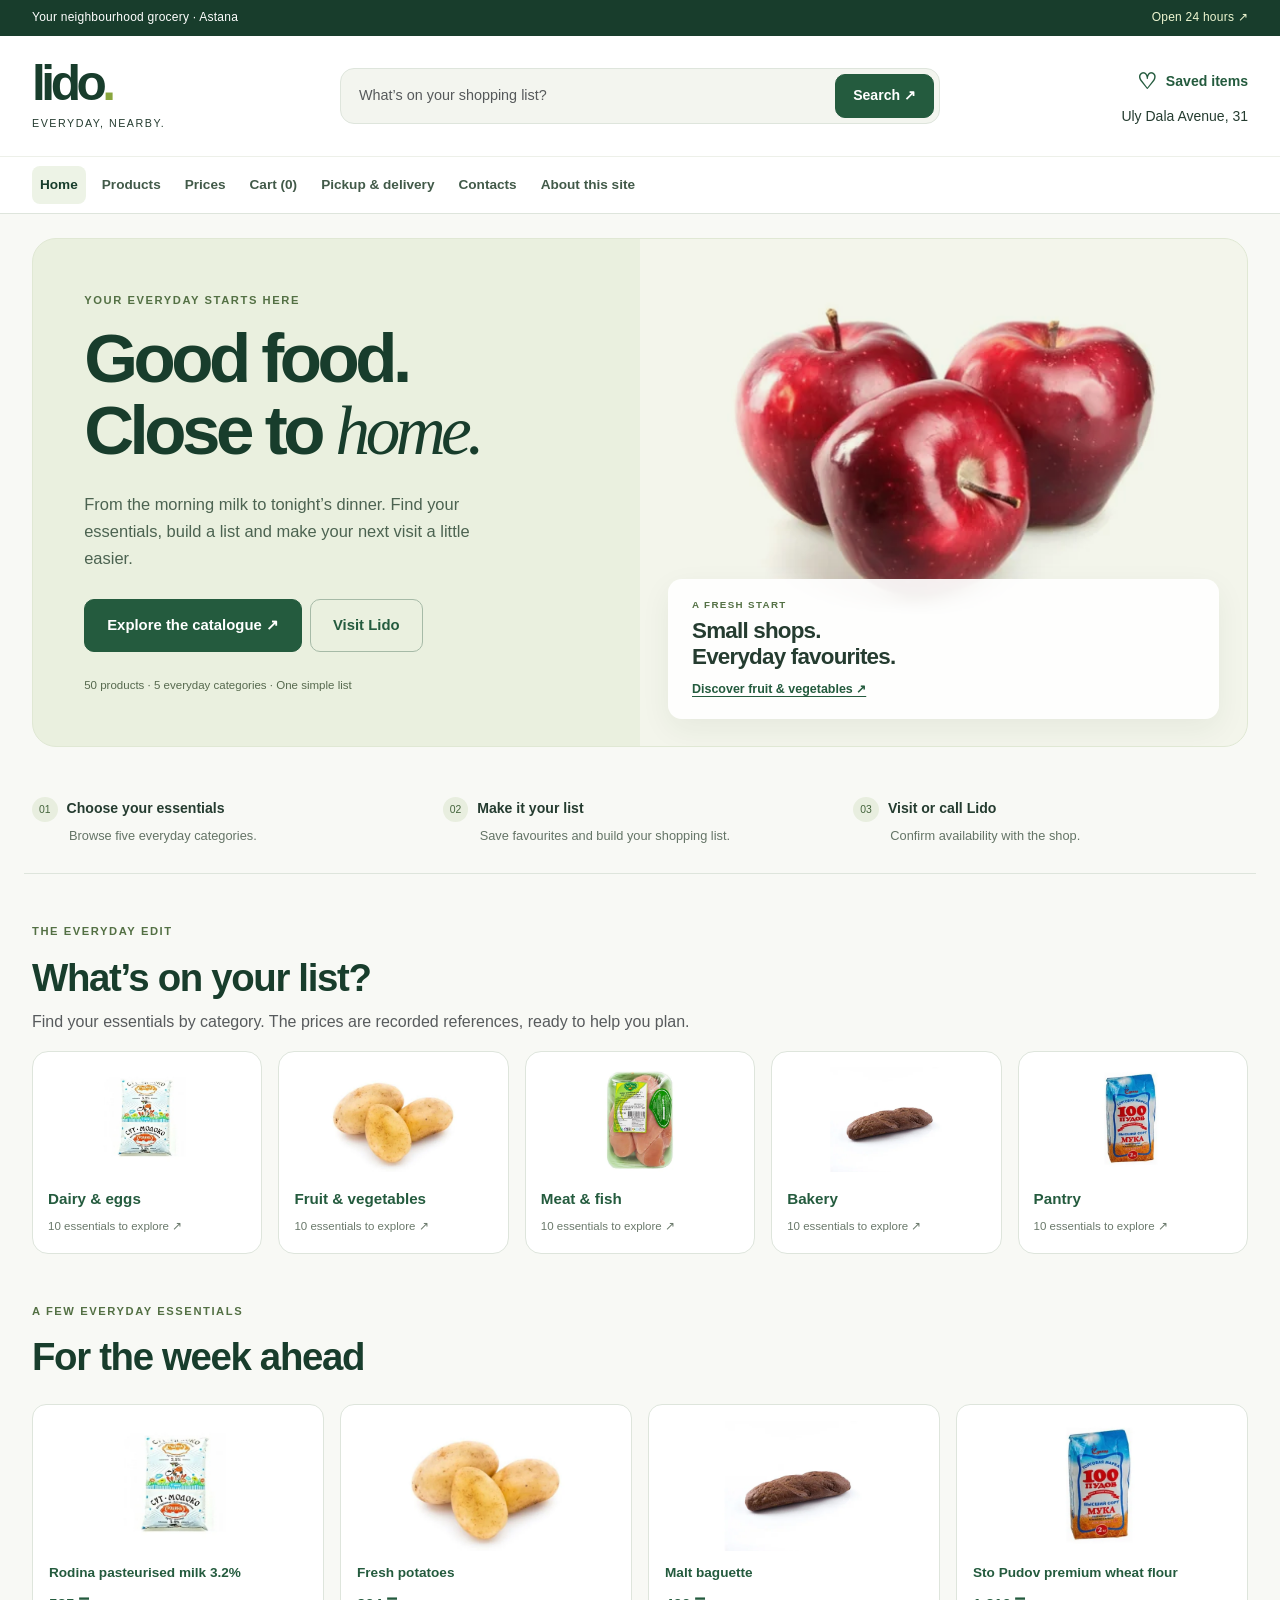
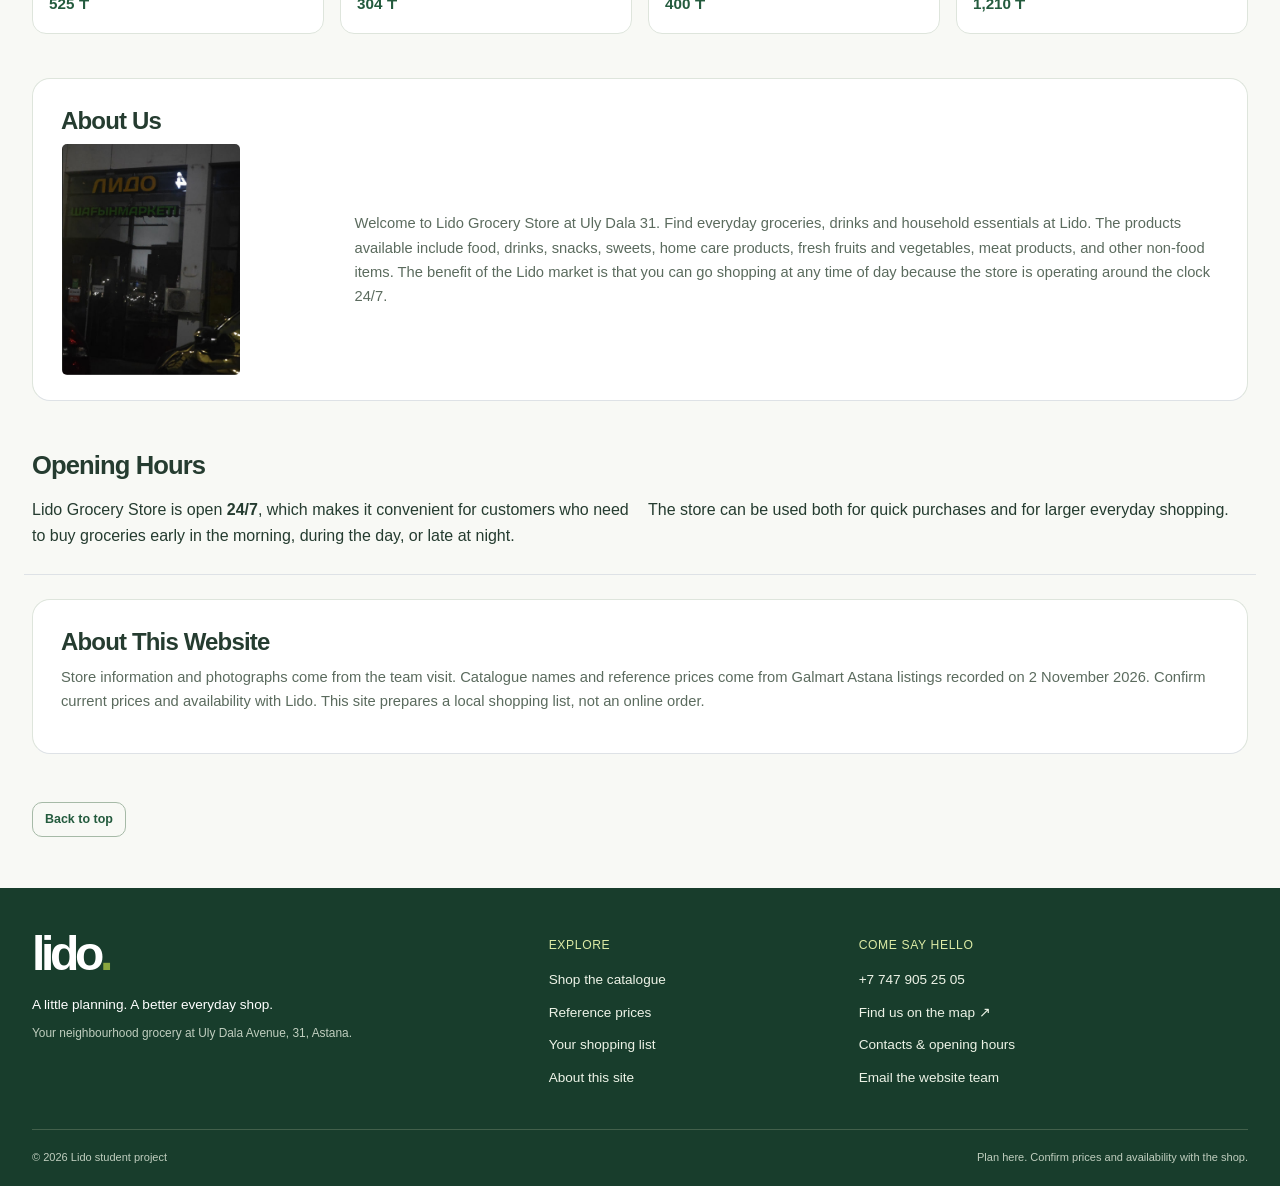
<file: Grocery/index.html>
<!DOCTYPE html>

<html lang="en">
<head>
    <meta charset="UTF-8">
    <meta name="viewport" content="width=device-width, initial-scale=1.0">
    <meta name = "description" content = "Grocery store: Lido">
    <meta name = "author" content = "Temirlan">
    <title>Home | Lido Grocery Store</title>
<!-- bootstrap 5.3.8 via CDN; shared site.css customises the Lido interface. -->

    <link href="https://cdn.jsdelivr.net/npm/bootstrap@5.3.8/dist/css/bootstrap.min.css" rel="stylesheet" integrity="sha384-sRIl4kxILFvY47J16cr9ZwB07vP4J8+LH7qKQnuqkuIAvNWLzeN8tE5YBujZqJLB" crossorigin="anonymous">
    <link rel="stylesheet" href="css/site.css">
    <script src="https://code.jquery.com/jquery-3.7.1.min.js" integrity="sha256-/JqT3SQfawRcv/BIHPThkBvs0OEvtFFmqPF/lYI/Cxo=" crossorigin="anonymous" defer></script>
    <script src="js/store.js" defer></script>
    <script src="js/favourites.js" defer></script>
    <script src="js/home.js" defer></script>
    <script src="js/main.js" defer></script>
</head>
<body class="page-index d-flex flex-column min-vh-100">
<a class="visually-hidden-focusable btn btn-light" href="#main-content">Skip to content</a>


    <div class="store-strip"><div class="container d-flex justify-content-between gap-3"><span>Your neighbourhood grocery · Astana</span><a href="contacts.html#opening-hours">Open 24 hours <span aria-hidden="true">↗</span></a></div></div>
    <header class="site-header">
        <div class="container"><div class="row align-items-center g-3">
            <div class="col-6 col-lg-3"><a class="brand" href="index.html" aria-label="Lido Grocery Store home">lido<span class="brand-dot">.</span></a><span class="brand-caption d-none d-sm-block">Everyday, nearby.</span></div>
            <div class="col-6 col-lg-3 order-lg-3 text-end"><a class="saved-link" href="products.html?favourites=1#product-gallery"><span aria-hidden="true">♡</span> Saved items</a><p class="small mb-0 mt-1 d-none d-sm-block">Uly Dala Avenue, 31</p></div>
            <div class="col-12 col-lg-6 order-lg-2"><form class="header-search d-flex" action="products.html" method="get" role="search"><label class="visually-hidden" for="site-search">Search the product catalogue</label><input class="form-control" id="site-search" type="search" name="q" placeholder="What’s on your shopping list?" maxlength="200"><button class="btn btn-success" type="submit">Search <span aria-hidden="true">↗</span></button></form></div>
        </div></div>
    </header>

    <nav class="site-nav navbar navbar-expand-lg" data-bs-theme="light" aria-label="Main navigation">
<div class="container">
<button class="navbar-toggler" type="button" data-bs-toggle="collapse" data-bs-target="#main-navigation" aria-controls="main-navigation" aria-expanded="false" aria-label="Toggle menu"><span class="navbar-toggler-icon"></span> Menu</button>
<div class="collapse navbar-collapse" id="main-navigation"><ul class="navbar-nav gap-lg-2 flex-wrap">
<li class="nav-item"><a class="nav-link active" href="index.html" aria-current="page">Home</a></li>
<li class="nav-item"><a class="nav-link" href="products.html">Products</a></li>
<li class="nav-item"><a class="nav-link" href="prices.html">Prices</a></li>
<li class="nav-item"><a class="nav-link" href="cart.html" data-cart-link>Cart</a></li>
<li class="nav-item"><a class="nav-link" href="delivery.html">Pickup & delivery</a></li>
<li class="nav-item"><a class="nav-link" href="contacts.html">Contacts</a></li>
<li class="nav-item"><a class="nav-link" href="colophon.html">About this site</a></li>
</ul></div></div></nav>



    <main id="main-content" class="site-main container py-4 flex-grow-1">
    <section class="home-hero mb-5" aria-labelledby="page-title"><div class="row align-items-center g-0">
        <div class="col-12 col-lg-6 hero-copy"><p class="eyebrow">YOUR EVERYDAY STARTS HERE</p><h1 id="page-title">Good food.<br>Close to <em>home.</em></h1><p class="hero-description">From the morning milk to tonight’s dinner. Find your essentials, build a list and make your next visit a little easier.</p><div class="d-flex flex-wrap gap-2"><a id="browse-products" class="btn btn-success btn-lg" href="products.html#product-gallery">Explore the catalogue <span aria-hidden="true">↗</span></a><a id="view-hours" class="btn btn-outline-success btn-lg" href="#opening-hours">Visit Lido</a></div><p class="hero-footnote">50 products · 5 everyday categories · One simple list</p></div>
        <div class="col-12 col-lg-6 hero-picture"><img src="images/catalogue/apples.webp" width="600" height="338" alt="Red apples from the fruit and vegetables catalogue" fetchpriority="high"><div class="hero-note"><span class="eyebrow">A FRESH START</span><strong>Small shops.<br> Everyday favourites.</strong><a href="products.html?category=produce#product-gallery">Discover fruit & vegetables ↗</a></div></div>
    </div></section>
    <div class="service-line row g-3 mb-5"><div class="col-12 col-md-4"><span class="service-number">01</span><strong>Choose your essentials</strong><p>Browse five everyday categories.</p></div><div class="col-12 col-md-4"><span class="service-number">02</span><strong>Make it your list</strong><p>Save favourites and build your shopping list.</p></div><div class="col-12 col-md-4"><span class="service-number">03</span><strong>Visit or call Lido</strong><p>Confirm availability with the shop.</p></div></div>



    <section id="products-summary" class="content-section mb-5 products-summary">
        <p class="eyebrow">THE EVERYDAY EDIT</p><h2 class="section-title">What’s on your list?</h2>
<p class="text-body-secondary">Find your essentials by category. The prices are recorded references, ready to help you plan.</p>
    </section>
    <section class="content-section mb-4 pb-4 border-bottom about-section">
        <h2 class="h3 fw-bold">About Us</h2>
        <p id="cascade-note" class="row g-3 align-items-center mb-0">
            <span class="col-12 col-md-4 col-lg-3 text-center text-md-start">
            <img class="store-photo img-fluid rounded border border-white" src="Лидо.jpg" alt="Front entrance of Lido Grocery Store" width="150" height="200" loading="lazy">
            </span>
            <span class="col-12 col-md-8 col-lg-9">
           Welcome to Lido Grocery Store at Uly Dala 31.
            Find everyday groceries, drinks and household essentials at Lido. The products available include food,
            drinks, snacks, sweets, home care products, fresh fruits and vegetables,
            meat products, and other non-food items. The benefit of the Lido market is
            that you can go shopping at any time of day because the store is operating around the clock 24/7.
            </span>
        </p>
    </section>
    <section id="opening-hours" class="content-section mb-4 pb-4 border-bottom opening-hours row g-3">
        <h2 class="h3 fw-bold col-12 mb-0">Opening Hours</h2>
        <p class="col-12 col-md-6 mb-0">
            Lido Grocery Store is open <b>24/7</b>, which makes it convenient
            for customers who need to buy groceries early in the morning,
            during the day, or late at night.
        </p>
        <p class="col-12 col-md-6 mb-0">
            The store can be used both for quick purchases and for larger everyday shopping.
        </p>
    </section>
    <section id="website-summary" class="content-section mb-4 pb-4 border-bottom website-summary">
        <h2 class="h3 fw-bold">About This Website</h2>
        <p>
            Store information and photographs come from the team visit. Catalogue names and reference prices
            come from Galmart Astana listings recorded on 2 November 2026. Confirm current prices and
            availability with Lido. This site prepares a local shopping list, not an online order.
        </p>
    </section>
</main>
    <p class="container mb-3"><a class="btn btn-outline-success btn-sm" href="#page-title">Back to top</a></p>
<footer class="site-footer"><div class="container"><div class="row g-4">
        <div class="col-12 col-md-5"><a class="brand" href="index.html">lido<span class="brand-dot">.</span></a><p class="mt-3 mb-2">A little planning. A better everyday shop.</p><p class="footer-muted small">Your neighbourhood grocery at Uly Dala Avenue, 31, Astana.</p></div>
        <div class="col-6 col-md-3"><h2 class="h6">Explore</h2><a href="products.html">Shop the catalogue</a><a href="prices.html">Reference prices</a><a href="cart.html">Your shopping list</a><a href="colophon.html">About this site</a></div>
        <div class="col-6 col-md-4"><h2 class="h6">Come say hello</h2><a href="tel:+77479052505">+7 747 905 25 05</a><a href="https://2gis.kz/astana/firm/70000001066901298" target="_blank" rel="noopener noreferrer">Find us on the map ↗</a><a href="contacts.html">Contacts & opening hours</a><a href="mailto:253741@astanait.edu.kz">Email the website team</a></div>
        </div><div class="footer-bottom d-flex flex-wrap justify-content-between gap-2"><span>© 2026 Lido student project</span><span>Plan here. Confirm prices and availability with the shop.</span></div></div></footer>
<script src="https://cdn.jsdelivr.net/npm/bootstrap@5.3.8/dist/js/bootstrap.bundle.min.js"></script>
</body>
</html>
</file>
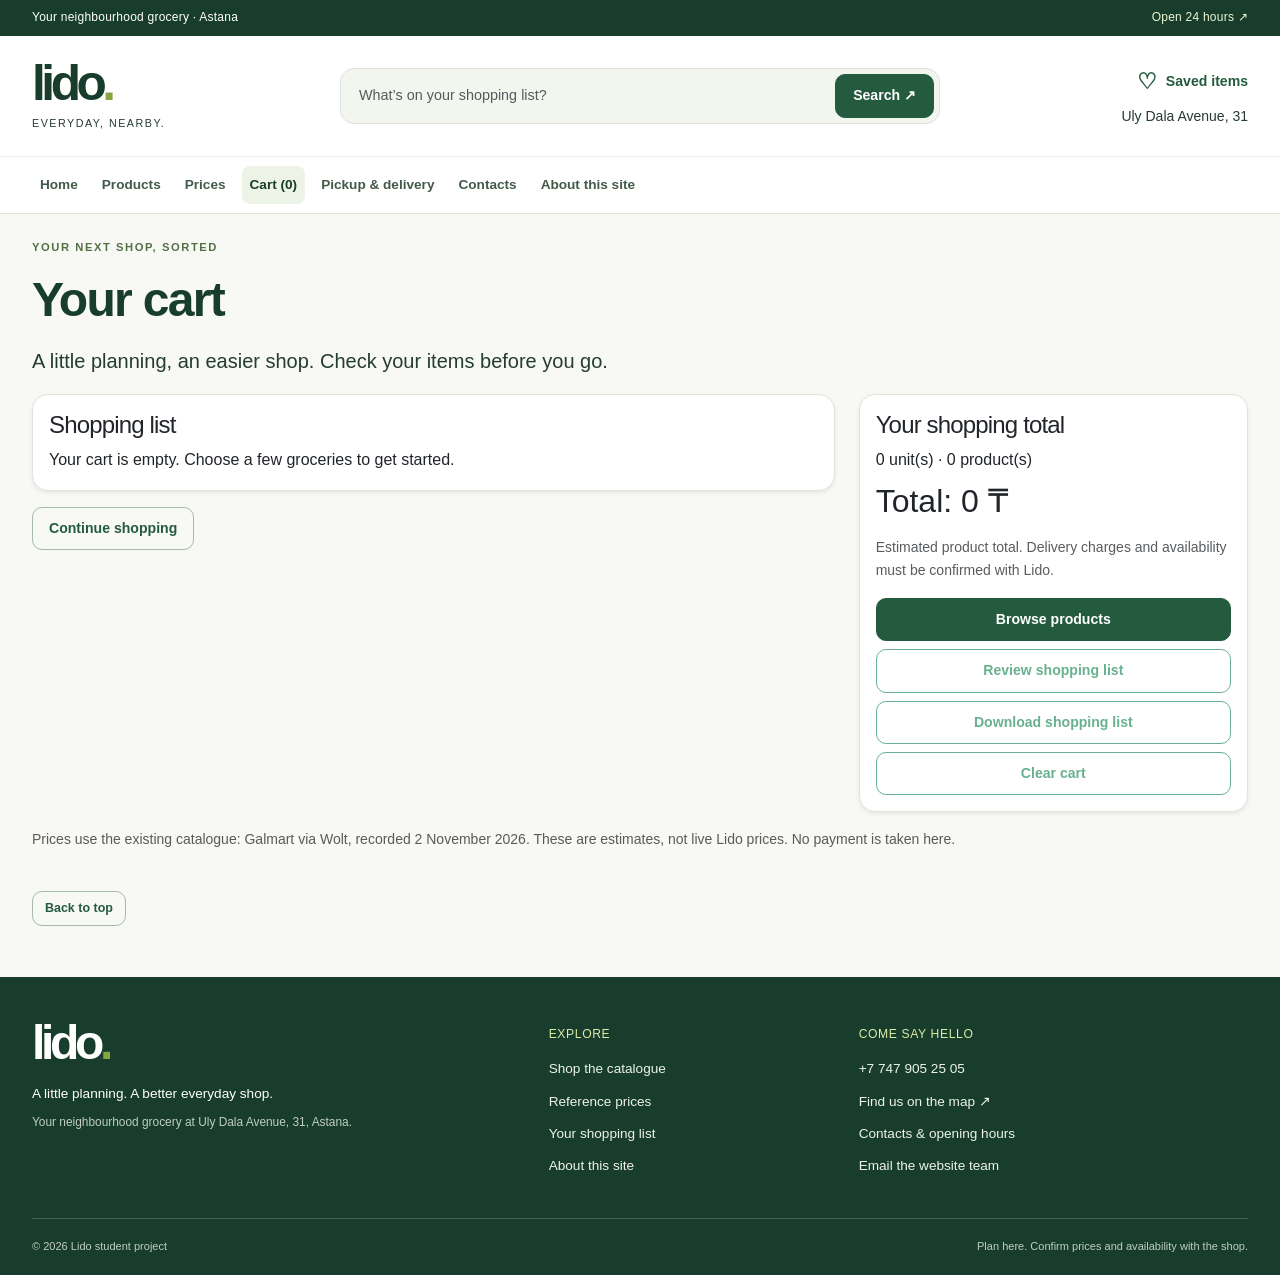
<file: Grocery/cart.html>
<!DOCTYPE html>
<html lang="en">
    <head>
        <meta charset="utf-8">
        <meta content="width=device-width, initial-scale=1.0" name="viewport">
        <meta content="Review your grocery list, quantities and estimated total." name="description">
        <title>Cart | Lido Grocery Store</title>
<!-- bootstrap 5.3.8 via CDN; shared site.css customises the Lido interface. -->

        <link href="https://cdn.jsdelivr.net/npm/bootstrap@5.3.8/dist/css/bootstrap.min.css" rel="stylesheet">
        <link rel="stylesheet" href="css/site.css">
        <script src="https://code.jquery.com/jquery-3.7.1.min.js" integrity="sha256-/JqT3SQfawRcv/BIHPThkBvs0OEvtFFmqPF/lYI/Cxo=" crossorigin="anonymous" defer></script>
        <script src="js/store.js" defer></script>
    <script src="js/favourites.js" defer></script>
<script src="js/main.js" defer></script>
        <script src="js/cart.js" defer></script>
    </head>
    <body class="page-cart d-flex flex-column min-vh-100">
<a class="visually-hidden-focusable btn btn-light" href="#main-content">Skip to content</a>
        <div class="store-strip"><div class="container d-flex justify-content-between gap-3"><span>Your neighbourhood grocery · Astana</span><a href="contacts.html#opening-hours">Open 24 hours <span aria-hidden="true">↗</span></a></div></div>
    <header class="site-header">
        <div class="container"><div class="row align-items-center g-3">
            <div class="col-6 col-lg-3"><a class="brand" href="index.html" aria-label="Lido Grocery Store home">lido<span class="brand-dot">.</span></a><span class="brand-caption d-none d-sm-block">Everyday, nearby.</span></div>
            <div class="col-6 col-lg-3 order-lg-3 text-end"><a class="saved-link" href="products.html?favourites=1#product-gallery"><span aria-hidden="true">♡</span> Saved items</a><p class="small mb-0 mt-1 d-none d-sm-block">Uly Dala Avenue, 31</p></div>
            <div class="col-12 col-lg-6 order-lg-2"><form class="header-search d-flex" action="products.html" method="get" role="search"><label class="visually-hidden" for="site-search">Search the product catalogue</label><input class="form-control" id="site-search" type="search" name="q" placeholder="What’s on your shopping list?" maxlength="200"><button class="btn btn-success" type="submit">Search <span aria-hidden="true">↗</span></button></form></div>
        </div></div>
    </header>

        <nav class="site-nav navbar navbar-expand-lg" data-bs-theme="light" aria-label="Main navigation">
<div class="container">
<button class="navbar-toggler" type="button" data-bs-toggle="collapse" data-bs-target="#main-navigation" aria-controls="main-navigation" aria-expanded="false" aria-label="Toggle menu"><span class="navbar-toggler-icon"></span> Menu</button>
<div class="collapse navbar-collapse" id="main-navigation"><ul class="navbar-nav gap-lg-2 flex-wrap">
<li class="nav-item"><a class="nav-link" href="index.html">Home</a></li>
<li class="nav-item"><a class="nav-link" href="products.html">Products</a></li>
<li class="nav-item"><a class="nav-link" href="prices.html">Prices</a></li>
<li class="nav-item"><a class="nav-link active" href="cart.html" aria-current="page" data-cart-link>Cart</a></li>
<li class="nav-item"><a class="nav-link" href="delivery.html">Pickup & delivery</a></li>
<li class="nav-item"><a class="nav-link" href="contacts.html">Contacts</a></li>
<li class="nav-item"><a class="nav-link" href="colophon.html">About this site</a></li>
</ul></div></div></nav>

        <main id="main-content" class="site-main container py-4 flex-grow-1">
<h1 id="page-title">Your cart</h1>
<noscript>Enable JavaScript to view your saved shopping list.</noscript>
</main>

        <p class="container mb-3"><a class="btn btn-outline-success btn-sm" href="#page-title">Back to top</a></p>
<footer class="site-footer"><div class="container"><div class="row g-4">
        <div class="col-12 col-md-5"><a class="brand" href="index.html">lido<span class="brand-dot">.</span></a><p class="mt-3 mb-2">A little planning. A better everyday shop.</p><p class="footer-muted small">Your neighbourhood grocery at Uly Dala Avenue, 31, Astana.</p></div>
        <div class="col-6 col-md-3"><h2 class="h6">Explore</h2><a href="products.html">Shop the catalogue</a><a href="prices.html">Reference prices</a><a href="cart.html">Your shopping list</a><a href="colophon.html">About this site</a></div>
        <div class="col-6 col-md-4"><h2 class="h6">Come say hello</h2><a href="tel:+77479052505">+7 747 905 25 05</a><a href="https://2gis.kz/astana/firm/70000001066901298" target="_blank" rel="noopener noreferrer">Find us on the map ↗</a><a href="contacts.html">Contacts & opening hours</a><a href="mailto:253741@astanait.edu.kz">Email the website team</a></div>
        </div><div class="footer-bottom d-flex flex-wrap justify-content-between gap-2"><span>© 2026 Lido student project</span><span>Plan here. Confirm prices and availability with the shop.</span></div></div></footer>

    <script src="https://cdn.jsdelivr.net/npm/bootstrap@5.3.8/dist/js/bootstrap.bundle.min.js"></script>
</body>
</html>
</file>
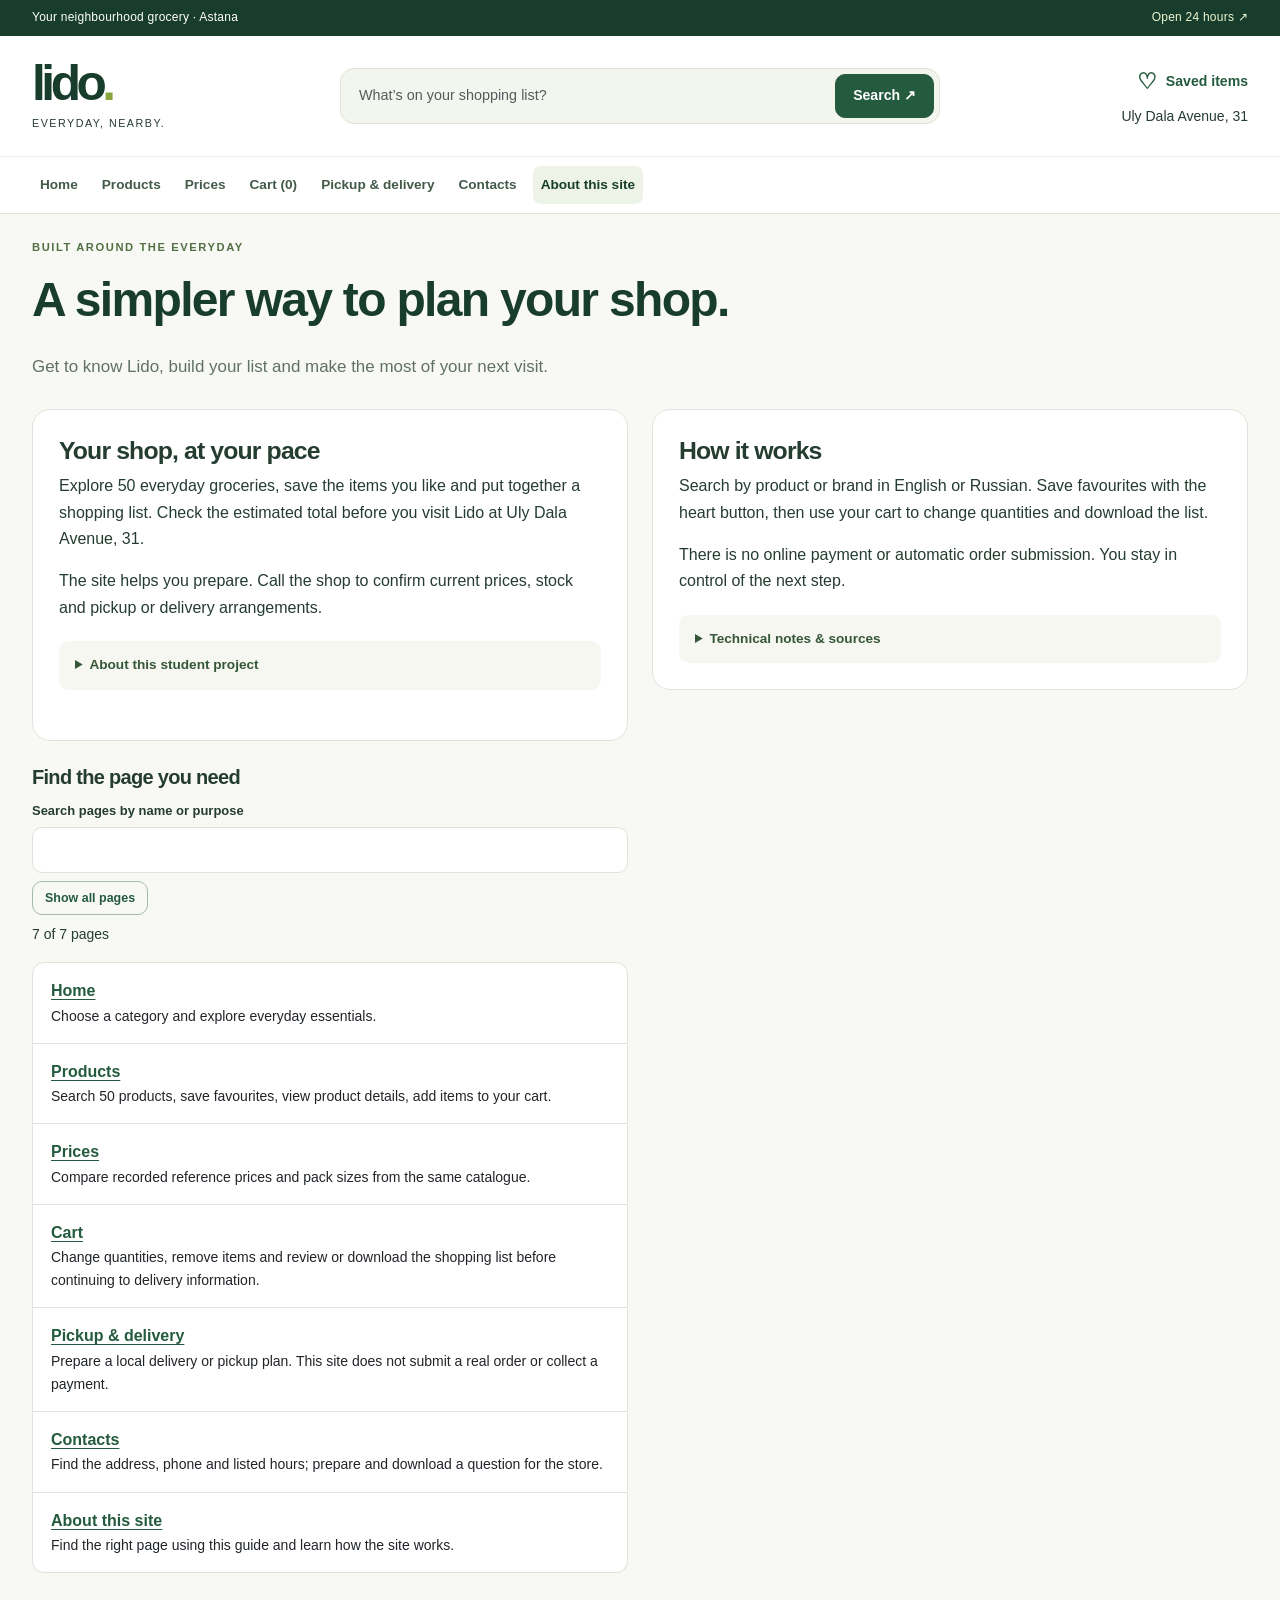
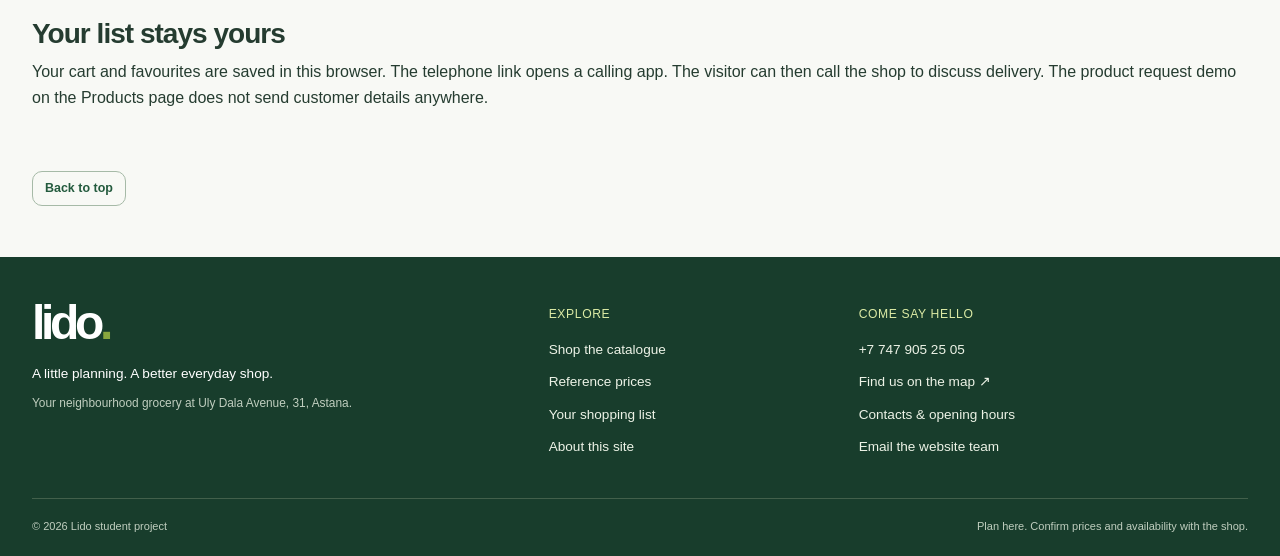
<file: Grocery/colophon.html>
<!DOCTYPE html>
<html lang="en">
<head>
    <meta charset="UTF-8">
    <meta name="viewport" content="width=device-width, initial-scale=1.0">
    <meta name="description" content="How the Lido student website is organised, how its telephone link works.">
    <meta name="author" content="Saparali Shalkar">
    <title>About this site | Lido Grocery Store</title>
<!-- bootstrap 5.3.8 via CDN; shared site.css customises the Lido interface. -->

    <link href="https://cdn.jsdelivr.net/npm/bootstrap@5.3.8/dist/css/bootstrap.min.css" rel="stylesheet" integrity="sha384-sRIl4kxILFvY47J16cr9ZwB07vP4J8+LH7qKQnuqkuIAvNWLzeN8tE5YBujZqJLB" crossorigin="anonymous">
    <link rel="stylesheet" href="css/site.css">
    <script src="https://code.jquery.com/jquery-3.7.1.min.js" integrity="sha256-/JqT3SQfawRcv/BIHPThkBvs0OEvtFFmqPF/lYI/Cxo=" crossorigin="anonymous" defer></script>
    <script src="js/store.js" defer></script>
    <script src="js/favourites.js" defer></script>
    <script src="js/main.js" defer></script>
    <script src="js/site-guide.js" defer></script>
</head>
<body class="page-colophon d-flex flex-column min-vh-100">
<a class="visually-hidden-focusable btn btn-light" href="#main-content">Skip to content</a>


    <div class="store-strip"><div class="container d-flex justify-content-between gap-3"><span>Your neighbourhood grocery · Astana</span><a href="contacts.html#opening-hours">Open 24 hours <span aria-hidden="true">↗</span></a></div></div>
    <header class="site-header">
        <div class="container"><div class="row align-items-center g-3">
            <div class="col-6 col-lg-3"><a class="brand" href="index.html" aria-label="Lido Grocery Store home">lido<span class="brand-dot">.</span></a><span class="brand-caption d-none d-sm-block">Everyday, nearby.</span></div>
            <div class="col-6 col-lg-3 order-lg-3 text-end"><a class="saved-link" href="products.html?favourites=1#product-gallery"><span aria-hidden="true">♡</span> Saved items</a><p class="small mb-0 mt-1 d-none d-sm-block">Uly Dala Avenue, 31</p></div>
            <div class="col-12 col-lg-6 order-lg-2"><form class="header-search d-flex" action="products.html" method="get" role="search"><label class="visually-hidden" for="site-search">Search the product catalogue</label><input class="form-control" id="site-search" type="search" name="q" placeholder="What’s on your shopping list?" maxlength="200"><button class="btn btn-success" type="submit">Search <span aria-hidden="true">↗</span></button></form></div>
        </div></div>
    </header>
    <nav class="site-nav navbar navbar-expand-lg" data-bs-theme="light" aria-label="Main navigation">
<div class="container">
<button class="navbar-toggler" type="button" data-bs-toggle="collapse" data-bs-target="#main-navigation" aria-controls="main-navigation" aria-expanded="false" aria-label="Toggle menu"><span class="navbar-toggler-icon"></span> Menu</button>
<div class="collapse navbar-collapse" id="main-navigation"><ul class="navbar-nav gap-lg-2 flex-wrap">
<li class="nav-item"><a class="nav-link" href="index.html">Home</a></li>
<li class="nav-item"><a class="nav-link" href="products.html">Products</a></li>
<li class="nav-item"><a class="nav-link" href="prices.html">Prices</a></li>
<li class="nav-item"><a class="nav-link" href="cart.html" data-cart-link>Cart</a></li>
<li class="nav-item"><a class="nav-link" href="delivery.html">Pickup & delivery</a></li>
<li class="nav-item"><a class="nav-link" href="contacts.html">Contacts</a></li>
<li class="nav-item"><a class="nav-link active" href="colophon.html" aria-current="page">About this site</a></li>
</ul></div></div></nav>

    <main id="main-content" class="site-main container py-4 flex-grow-1">
        <p class="eyebrow">BUILT AROUND THE EVERYDAY</p>
<h1 id="page-title" class="display-5 fw-bold mb-4 text-center text-md-start">A simpler way to plan your shop.</h1>
<p class="page-intro">Get to know Lido, build your list and make the most of your next visit.</p>

        <div class="row g-4 align-items-start">
        <section class="content-section site-information col-12 col-lg-6"><div class="surface-panel">
            <h2 class="h3 fw-bold">Your shop, at your pace</h2>
            <p>Explore 50 everyday groceries, save the items you like and put together a shopping list. Check the estimated total before you visit Lido at Uly Dala Avenue, 31.</p>
            <p>The site helps you prepare. Call the shop to confirm current prices, stock and pickup or delivery arrangements.</p>
            <details class="project-notes mb-4"><summary>About this student project</summary>

            <p>This student project describes Lido in Astana. Temirlan is responsible for the home and products pages. Murager contributed prices and delivery. The standalone Cart brings together the existing shopping-list features.
                Saparali Shalkar is responsible for contacts and this page.
                The seven HTML files belong in the same folder, with photographs inside <code>images/</code>.</p>
            <p>The site uses HTML, Bootstrap, JavaScript and jQuery. Your shopping list stays in this browser. Forms prepare information to review before you call or visit the shop. Internet access is needed for the CDN libraries and external links.</p>
            </details>
        </div></section>


        <section class="content-section editing-notes col-12 col-lg-6"><div class="surface-panel">
            <h2 class="h3 fw-bold">How it works</h2>
<p>Search by product or brand in English or Russian. Save favourites with the heart button, then use your cart to change quantities and download the list.</p>
<p>There is no online payment or automatic order submission. You stay in control of the next step.</p>
<details class="project-notes"><summary>Technical notes & sources</summary>

            <p>The telephone links open the calling app on your device. The example below shows the address used by the Call Lido buttons:</p>

            <pre class="bg-white border rounded p-3"><code>&lt;a href="tel:+77479052505"&gt;
    Call Lido
&lt;/a&gt;</code></pre>
            <p>Check each saved file with the <a href="https://validator.w3.org/nu/" target="_blank" rel="noopener noreferrer">W3C Nu Html Checker</a>.
                A successful result reads <samp>Document checking completed. No errors or warnings to show.</samp></p>

</details>
        </div></section>

        <section class="content-section telephone-notes col-12">
            <h2 class="h3 fw-bold">Your list stays yours</h2>
            <p>Your cart and favourites are saved in this browser. The telephone link opens a calling app.
                The visitor can then call the shop to discuss delivery. The product request demo on the Products page
                does not send customer details anywhere.</p>
        </section>
        </div>
    </main>

    <p class="container mb-3"><a class="btn btn-outline-success btn-sm" href="#page-title">Back to top</a></p>
<footer class="site-footer"><div class="container"><div class="row g-4">
        <div class="col-12 col-md-5"><a class="brand" href="index.html">lido<span class="brand-dot">.</span></a><p class="mt-3 mb-2">A little planning. A better everyday shop.</p><p class="footer-muted small">Your neighbourhood grocery at Uly Dala Avenue, 31, Astana.</p></div>
        <div class="col-6 col-md-3"><h2 class="h6">Explore</h2><a href="products.html">Shop the catalogue</a><a href="prices.html">Reference prices</a><a href="cart.html">Your shopping list</a><a href="colophon.html">About this site</a></div>
        <div class="col-6 col-md-4"><h2 class="h6">Come say hello</h2><a href="tel:+77479052505">+7 747 905 25 05</a><a href="https://2gis.kz/astana/firm/70000001066901298" target="_blank" rel="noopener noreferrer">Find us on the map ↗</a><a href="contacts.html">Contacts & opening hours</a><a href="mailto:253741@astanait.edu.kz">Email the website team</a></div>
        </div><div class="footer-bottom d-flex flex-wrap justify-content-between gap-2"><span>© 2026 Lido student project</span><span>Plan here. Confirm prices and availability with the shop.</span></div></div></footer>


<script src="https://cdn.jsdelivr.net/npm/bootstrap@5.3.8/dist/js/bootstrap.bundle.min.js"></script>
</body>
</html>
</file>
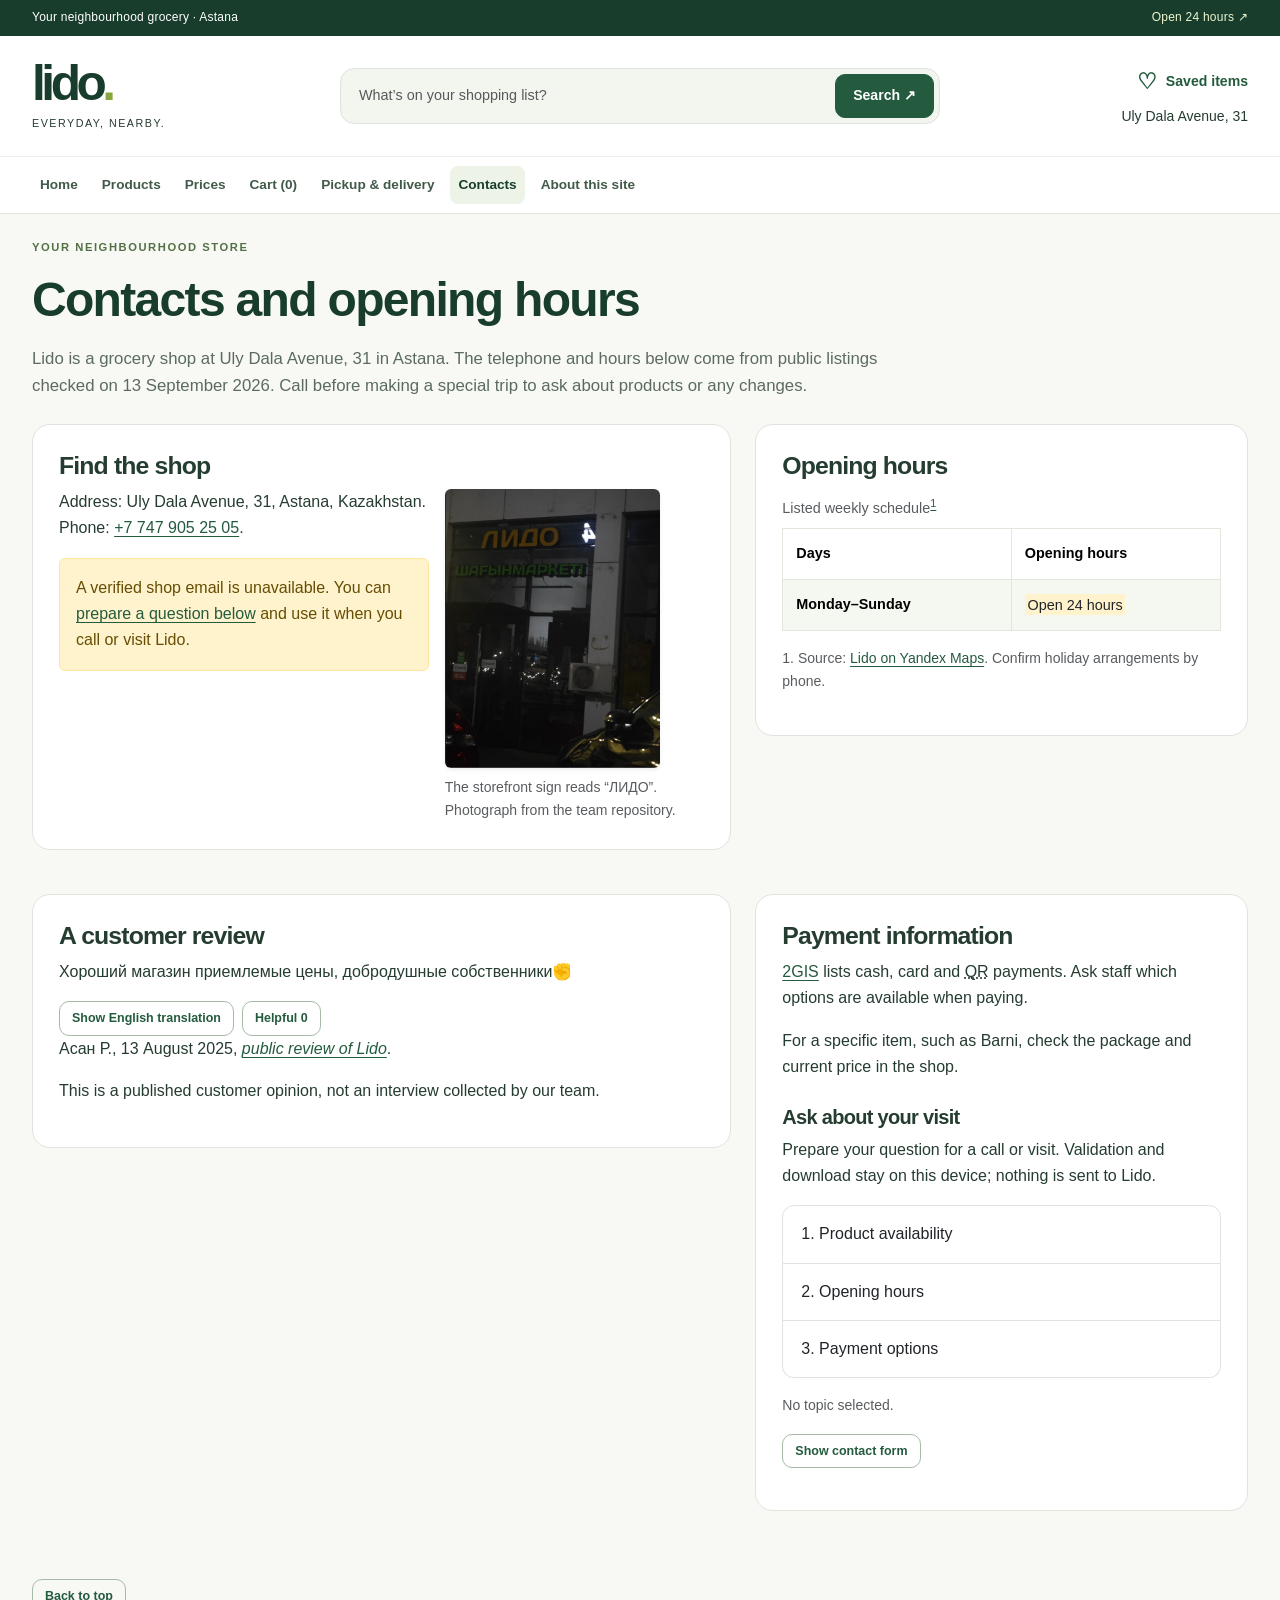
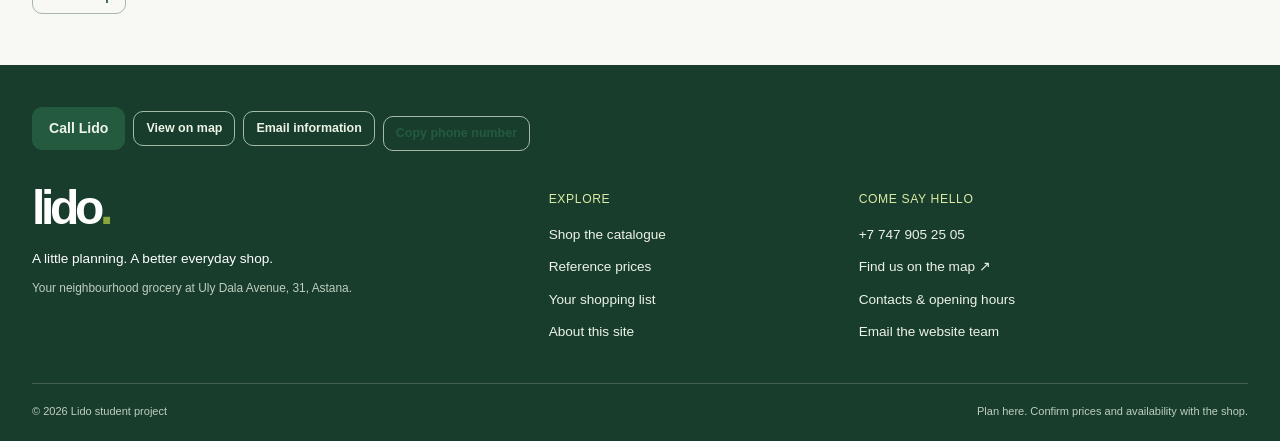
<file: Grocery/contacts.html>
<!DOCTYPE html>
<html lang="en">
<head>
    <meta charset="UTF-8">
    <meta name="viewport" content="width=device-width, initial-scale=1.0">
    <meta name="description" content="Lido grocery store at Uly Dala Avenue, 31, Astana: public contact details, opening hours and a customer review.">
    <meta name="author" content="Saparali Shalkar">
    <title>Contacts and opening hours | Lido Grocery Store</title>
<!-- bootstrap 5.3.8 via CDN; shared site.css customises the Lido interface. -->

    <link href="https://cdn.jsdelivr.net/npm/bootstrap@5.3.8/dist/css/bootstrap.min.css" rel="stylesheet" integrity="sha384-sRIl4kxILFvY47J16cr9ZwB07vP4J8+LH7qKQnuqkuIAvNWLzeN8tE5YBujZqJLB" crossorigin="anonymous">
    <link rel="stylesheet" href="css/site.css">
    <script src="https://code.jquery.com/jquery-3.7.1.min.js" integrity="sha256-/JqT3SQfawRcv/BIHPThkBvs0OEvtFFmqPF/lYI/Cxo=" crossorigin="anonymous" defer></script>
    <script src="js/store.js" defer></script>
    <script src="js/favourites.js" defer></script>
    <script src="js/main.js" defer></script>
    <script src="js/contacts.jquery.js" defer></script>
</head>
<body class="page-contacts d-flex flex-column min-vh-100">
<a class="visually-hidden-focusable btn btn-light" href="#main-content">Skip to content</a>


    <div class="store-strip"><div class="container d-flex justify-content-between gap-3"><span>Your neighbourhood grocery · Astana</span><a href="contacts.html#opening-hours">Open 24 hours <span aria-hidden="true">↗</span></a></div></div>
    <header class="site-header">
        <div class="container"><div class="row align-items-center g-3">
            <div class="col-6 col-lg-3"><a class="brand" href="index.html" aria-label="Lido Grocery Store home">lido<span class="brand-dot">.</span></a><span class="brand-caption d-none d-sm-block">Everyday, nearby.</span></div>
            <div class="col-6 col-lg-3 order-lg-3 text-end"><a class="saved-link" href="products.html?favourites=1#product-gallery"><span aria-hidden="true">♡</span> Saved items</a><p class="small mb-0 mt-1 d-none d-sm-block">Uly Dala Avenue, 31</p></div>
            <div class="col-12 col-lg-6 order-lg-2"><form class="header-search d-flex" action="products.html" method="get" role="search"><label class="visually-hidden" for="site-search">Search the product catalogue</label><input class="form-control" id="site-search" type="search" name="q" placeholder="What’s on your shopping list?" maxlength="200"><button class="btn btn-success" type="submit">Search <span aria-hidden="true">↗</span></button></form></div>
        </div></div>
    </header>
    <nav class="site-nav navbar navbar-expand-lg" data-bs-theme="light" aria-label="Main navigation">
<div class="container">
<button class="navbar-toggler" type="button" data-bs-toggle="collapse" data-bs-target="#main-navigation" aria-controls="main-navigation" aria-expanded="false" aria-label="Toggle menu"><span class="navbar-toggler-icon"></span> Menu</button>
<div class="collapse navbar-collapse" id="main-navigation"><ul class="navbar-nav gap-lg-2 flex-wrap">
<li class="nav-item"><a class="nav-link" href="index.html">Home</a></li>
<li class="nav-item"><a class="nav-link" href="products.html">Products</a></li>
<li class="nav-item"><a class="nav-link" href="prices.html">Prices</a></li>
<li class="nav-item"><a class="nav-link" href="cart.html" data-cart-link>Cart</a></li>
<li class="nav-item"><a class="nav-link" href="delivery.html">Pickup & delivery</a></li>
<li class="nav-item"><a class="nav-link active" href="contacts.html" aria-current="page">Contacts</a></li>
<li class="nav-item"><a class="nav-link" href="colophon.html">About this site</a></li>
</ul></div></div></nav>

    <main id="main-content" class="site-main container py-4 flex-grow-1">
        <p class="eyebrow">YOUR NEIGHBOURHOOD STORE</p>
<h1 id="page-title" class="display-5 fw-bold mb-3 text-center text-md-start">Contacts and opening hours</h1>
        <p class="lead mb-4">Lido is a grocery shop at <b>Uly Dala Avenue, 31</b> in Astana.
            The telephone and hours below come from public listings checked on 13 September 2026.
            Call before making a special trip to ask about products or any changes.</p>


        <div class="row g-4 mb-4">
        <section class="content-section contact-details col-12 col-lg-7"><div class="surface-panel">
            <h2 class="h3 fw-bold">Find the shop</h2>

            <div class="row g-3 align-items-start">
                <div class="col-12 col-md-7">
            <p>Address: Uly Dala Avenue, 31, Astana, Kazakhstan.<br>
                Phone: <a href="tel:+77479052505">+7&nbsp;747&nbsp;905&nbsp;25&nbsp;05</a>.</p>

            <p id="email-unavailable" class="alert alert-warning mb-0" role="note">A verified shop email is unavailable. You can <a href="#contact-form">prepare a question below</a> and use it when you call or visit Lido.</p>
                </div>
                <div class="col-12 col-md-5 text-center text-md-start">

            <figure class="figure mb-0">
                <img class="figure-img img-fluid rounded shadow-sm" src="images/Лидо.jpg" alt="Lido storefront at night, with the illuminated Cyrillic sign above parked cars" width="215" height="279">
                <figcaption class="figure-caption">The storefront sign reads <q lang="ru">ЛИДО</q>. Photograph from the team repository.</figcaption>
            </figure>
                </div>
            </div>
        </div></section>

        <section id="opening-hours" class="content-section contact-hours col-12 col-lg-5"><div class="surface-panel">
            <h2 class="h3 fw-bold">Opening hours</h2>

            <table class="table table-bordered table-striped align-middle">
                <caption class="caption-top">Listed weekly schedule<sup><a href="#hours-source">1</a></sup></caption>
                <thead>
                    <tr>
                        <th scope="col">Days</th>
                        <th scope="col">Opening hours</th>
                    </tr>
                </thead>
                <tbody>
                    <tr>
                        <th scope="row">Monday&ndash;Sunday</th>
                        <td><mark>Open 24 hours</mark></td>
                    </tr>
                </tbody>
            </table>
            <p id="hours-source" class="small text-body-secondary">1. Source: <a href="https://yandex.kz/maps/ru/org/lido/214320886088/" target="_blank" rel="noopener noreferrer">Lido on Yandex Maps</a>. Confirm holiday arrangements by phone.</p>
        </div></section>
        </div>

        <div class="row g-4 mb-4">
        <article class="content-section customer-review col-12 col-md-7"><div class="surface-panel">
            <h2 class="h3 fw-bold">A customer review</h2>
            <blockquote cite="https://yandex.kz/maps/ru/org/lido/214320886088/">
                <p lang="ru">Хороший магазин приемлемые цены, добродушные собственники✊</p>
            </blockquote>
            <p>Асан Р., <time datetime="2025-08-13">13 August 2025</time>,
                <cite><a href="https://yandex.kz/maps/ru/org/lido/214320886088/" target="_blank" rel="noopener noreferrer">public review of Lido</a></cite>.</p>
            <p>This is a published customer opinion, not an interview collected by our team.</p>
        </div></article>

        <aside class="content-section payment-information col-12 col-md-5"><div class="surface-panel">
            <h2 class="h3 fw-bold">Payment information</h2>
            <p><a href="https://2gis.kz/astana/firm/70000001066901298/tab/info" target="_blank" rel="noopener noreferrer">2GIS</a>
                lists cash, card and <abbr title="Quick Response">QR</abbr> payments.
                Ask staff which options are available when paying.</p>

            <p>For a specific item, such as <span translate="no">Barni</span>, check the package and current price in the shop.</p>
        </div></aside>
        </div>

    </main>

    <p class="container mb-3"><a class="btn btn-outline-success btn-sm" href="#page-title">Back to top</a></p>
<footer class="site-footer"><div class="container">        <div id="contact-actions" class="d-flex flex-wrap gap-2 align-items-center mb-4">
            <a class="btn btn-success" href="tel:+77479052505">Call Lido</a>
            <a class="btn btn-outline-success btn-sm" href="https://yandex.kz/maps/ru/org/lido/214320886088/" target="_blank" rel="noopener noreferrer">View on map</a>
            <a class="btn btn-outline-success btn-sm" href="#email-unavailable">Email information</a>
        </div>
        <div class="row g-4">
        <div class="col-12 col-md-5"><a class="brand" href="index.html">lido<span class="brand-dot">.</span></a><p class="mt-3 mb-2">A little planning. A better everyday shop.</p><p class="footer-muted small">Your neighbourhood grocery at Uly Dala Avenue, 31, Astana.</p></div>
        <div class="col-6 col-md-3"><h2 class="h6">Explore</h2><a href="products.html">Shop the catalogue</a><a href="prices.html">Reference prices</a><a href="cart.html">Your shopping list</a><a href="colophon.html">About this site</a></div>
        <div class="col-6 col-md-4"><h2 class="h6">Come say hello</h2><a href="tel:+77479052505">+7 747 905 25 05</a><a href="https://2gis.kz/astana/firm/70000001066901298" target="_blank" rel="noopener noreferrer">Find us on the map ↗</a><a href="contacts.html">Contacts & opening hours</a><a href="mailto:253741@astanait.edu.kz">Email the website team</a></div>
        </div><div class="footer-bottom d-flex flex-wrap justify-content-between gap-2"><span>© 2026 Lido student project</span><span>Plan here. Confirm prices and availability with the shop.</span></div></div></footer>


<script src="https://cdn.jsdelivr.net/npm/bootstrap@5.3.8/dist/js/bootstrap.bundle.min.js"></script>
</body>
</html>
</file>
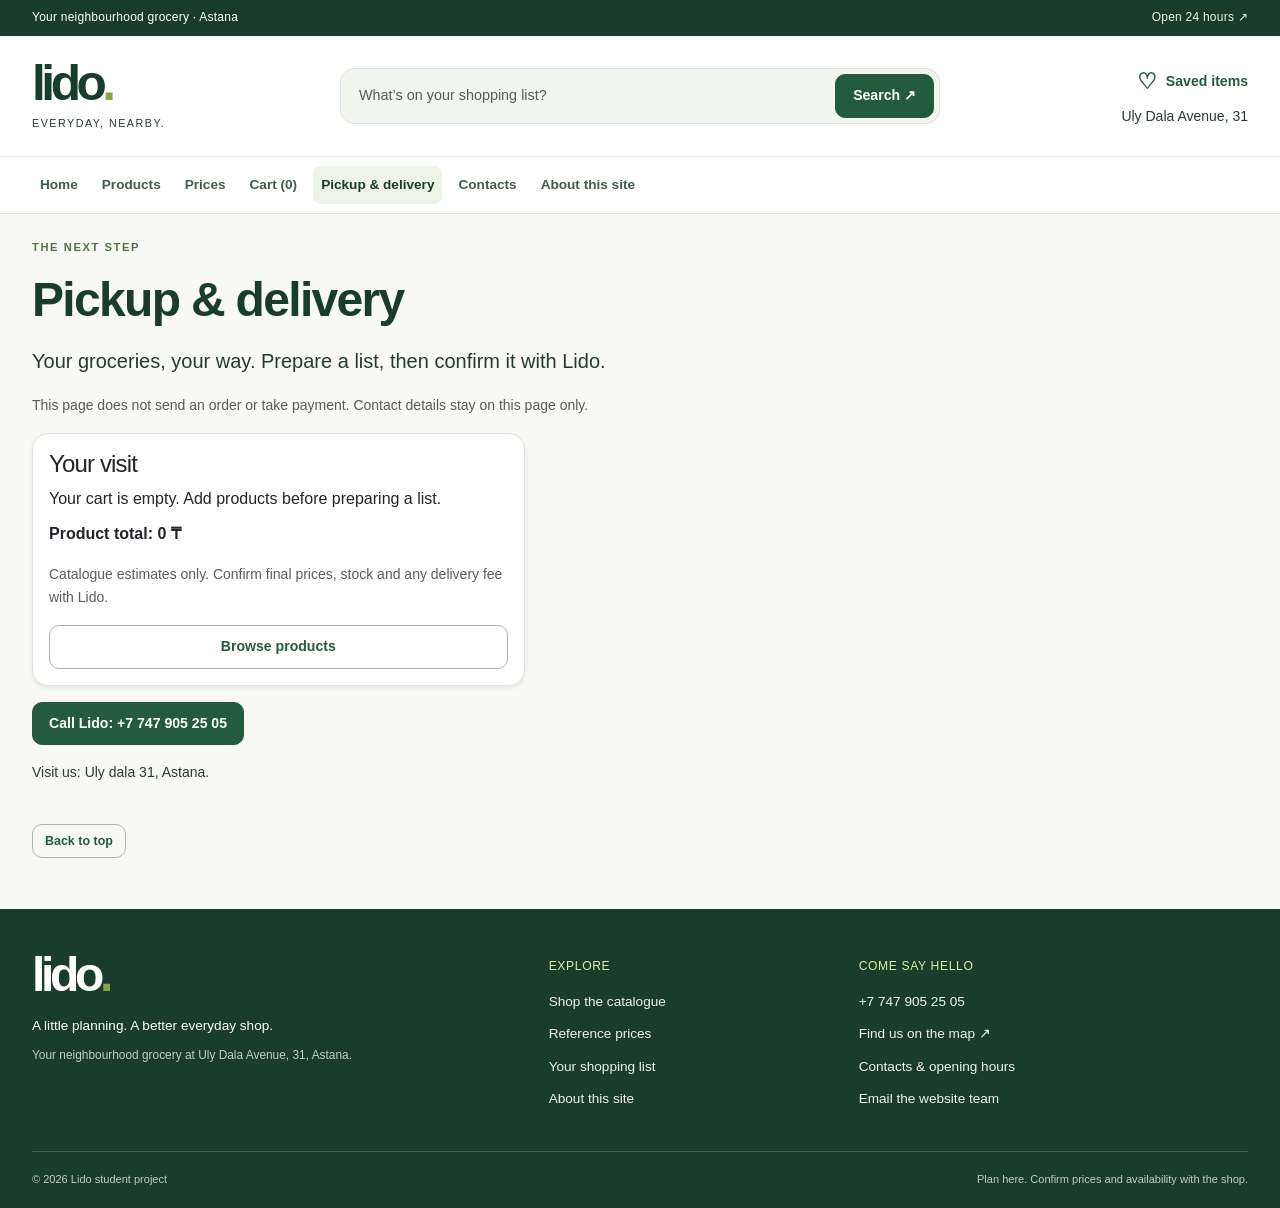
<file: Grocery/delivery.html>
<!DOCTYPE html>
<html lang="en">
    <head>
        <meta charset="utf-8">
        <meta content="width=device-width, initial-scale=1.0" name="viewport">
        <meta content="How to contact Lido grocery store in Astana by phone to ask about products and delivery." name="description">
        <meta content="Nurbayev Murager" name="author">
        <title>Order and delivery | Lido Grocery Store</title>
<!-- bootstrap 5.3.8 via CDN; shared site.css customises the Lido interface. -->

        <link href="https://cdn.jsdelivr.net/npm/bootstrap@5.3.8/dist/css/bootstrap.min.css" rel="stylesheet">
        <link rel="stylesheet" href="css/site.css">
        <script src="https://code.jquery.com/jquery-3.7.1.min.js" integrity="sha256-/JqT3SQfawRcv/BIHPThkBvs0OEvtFFmqPF/lYI/Cxo=" crossorigin="anonymous" defer></script>
        <script src="js/store.js" defer></script>
    <script src="js/favourites.js" defer></script>
<script src="js/main.js" defer></script>
        <script src="js/delivery.jquery.js" defer></script>
    </head>
    <body class="page-delivery d-flex flex-column min-vh-100">
<a class="visually-hidden-focusable btn btn-light" href="#main-content">Skip to content</a>
        <div class="store-strip"><div class="container d-flex justify-content-between gap-3"><span>Your neighbourhood grocery · Astana</span><a href="contacts.html#opening-hours">Open 24 hours <span aria-hidden="true">↗</span></a></div></div>
    <header class="site-header">
        <div class="container"><div class="row align-items-center g-3">
            <div class="col-6 col-lg-3"><a class="brand" href="index.html" aria-label="Lido Grocery Store home">lido<span class="brand-dot">.</span></a><span class="brand-caption d-none d-sm-block">Everyday, nearby.</span></div>
            <div class="col-6 col-lg-3 order-lg-3 text-end"><a class="saved-link" href="products.html?favourites=1#product-gallery"><span aria-hidden="true">♡</span> Saved items</a><p class="small mb-0 mt-1 d-none d-sm-block">Uly Dala Avenue, 31</p></div>
            <div class="col-12 col-lg-6 order-lg-2"><form class="header-search d-flex" action="products.html" method="get" role="search"><label class="visually-hidden" for="site-search">Search the product catalogue</label><input class="form-control" id="site-search" type="search" name="q" placeholder="What’s on your shopping list?" maxlength="200"><button class="btn btn-success" type="submit">Search <span aria-hidden="true">↗</span></button></form></div>
        </div></div>
    </header>


        <nav class="site-nav navbar navbar-expand-lg" data-bs-theme="light" aria-label="Main navigation">
<div class="container">
<button class="navbar-toggler" type="button" data-bs-toggle="collapse" data-bs-target="#main-navigation" aria-controls="main-navigation" aria-expanded="false" aria-label="Toggle menu"><span class="navbar-toggler-icon"></span> Menu</button>
<div class="collapse navbar-collapse" id="main-navigation"><ul class="navbar-nav gap-lg-2 flex-wrap">
<li class="nav-item"><a class="nav-link" href="index.html">Home</a></li>
<li class="nav-item"><a class="nav-link" href="products.html">Products</a></li>
<li class="nav-item"><a class="nav-link" href="prices.html">Prices</a></li>
<li class="nav-item"><a class="nav-link" href="cart.html" data-cart-link>Cart</a></li>
<li class="nav-item"><a class="nav-link active" href="delivery.html" aria-current="page">Pickup & delivery</a></li>
<li class="nav-item"><a class="nav-link" href="contacts.html">Contacts</a></li>
<li class="nav-item"><a class="nav-link" href="colophon.html">About this site</a></li>
</ul></div></div></nav>

        <main id="main-content" class="site-main container py-4 flex-grow-1">


            <h1 class="display-5 fw-bold text-center text-md-start mb-3" id="page-title">Ask about delivery</h1>
            <p class="lead"> Contact Lido by phone to ask whether a delivery order is possible. The shop is at Uly Dala Avenue, 31, in Astana. <strong> Delivery availability and charges need confirmation from staff. </strong> </p>
            <p class="mb-4"> <a class="link-success" href="#call">Find the phone number</a> or <a class="link-success" href="#steps">read what to ask</a>. </p>
            <div class="row g-4 mb-4 align-items-start">
                <section class="content-section col-12 col-lg-6" id="call">
                    <h2 class="h3 mb-3">Call the shop</h2>

                    <p> <a class="btn btn-success btn-lg" href="tel:+77479052505">Call Lido: +7 747 905 25 05</a> </p>
                    <p class="small text-body-secondary"> The number is listed on <a href="https://yandex.kz/maps/ru/org/lido/214320886088/" rel="noopener noreferrer" target="_blank">Yandex Maps</a>. On a phone, the link can open the calling app. On a computer, you may need a compatible app or can dial the displayed number yourself. </p>
                    <p> <em> This page does not send an order or take payment. </em> Only the shop can confirm whether it can accept your request. </p>
                    <form action="#call" class="mt-3" method="get">
                        <button aria-describedby="online-note" class="btn btn-secondary" disabled="" type="submit">Online orders unavailable</button>
                        <p class="small text-body-secondary mt-2 mb-0" id="online-note">Please call the shop to discuss your order.</p>
                    </form>
                </section>
                <section class="content-section col-12 col-lg-6" id="steps">
                    <h2 class="h3 mb-3">What to ask</h2>
                    <ol start="1">
                        <li>Ask whether delivery is available to your address.</li>
                        <li>Name the products, package sizes and quantities you need.</li>
                        <li>Confirm the total price, delivery charge and payment method.</li>
                        <li>Agree on the address and expected delivery time.</li>
                    </ol>
                    <p>For example, specify whether you need a loaf of bread, Barni, sausage, cheese, chips, soap or shampoo. Ask about stock before agreeing on substitutions. If delivery is unavailable, ask whether you can collect the items in person.</p>
                    <a class="btn btn-outline-success btn-sm mt-2" href="prices.html">Check product prices</a>
                </section>
            </div>
            <hr class="my-4">
            <section class="content-section shop-gallery mb-4">
                <h2 class="h3 mb-3">
                    Inside the shop
                    <span class="badge text-bg-success d-none d-md-inline ms-2">Team photos</span>
                </h2>
                <div class="row">
                    <div class="col-12">

                        <div class="row g-3">
                            <figure class="col-12 col-md-6 mb-0">
                                <img alt="Refrigerated drinks, freezer cabinets and snack shelves inside Lido" class="img-fluid rounded border shadow-sm" src="images/молочка.jpg" width="323">
                                <figcaption class="small text-body-secondary mt-2">Food and drink displays in a team photograph.</figcaption>
                            </figure>
                            <figure class="col-12 col-md-6 mb-0">
                                <img alt="Lido shelves stocked with shampoo, bars of soap and household cleaning products" class="img-fluid rounded border shadow-sm" height="273" src="images/мыло.jpg" width="470">
                                <figcaption class="small text-body-secondary mt-2">Soap, shampoo and cleaning products photographed for the project.</figcaption>
                            </figure>
                        </div>
                    </div>
                </div>
            </section>
        </main>
        <p class="container mb-3"><a class="btn btn-outline-success btn-sm" href="#page-title">Back to top</a></p>
<footer class="site-footer"><div class="container"><div class="row g-4">
        <div class="col-12 col-md-5"><a class="brand" href="index.html">lido<span class="brand-dot">.</span></a><p class="mt-3 mb-2">A little planning. A better everyday shop.</p><p class="footer-muted small">Your neighbourhood grocery at Uly Dala Avenue, 31, Astana.</p></div>
        <div class="col-6 col-md-3"><h2 class="h6">Explore</h2><a href="products.html">Shop the catalogue</a><a href="prices.html">Reference prices</a><a href="cart.html">Your shopping list</a><a href="colophon.html">About this site</a></div>
        <div class="col-6 col-md-4"><h2 class="h6">Come say hello</h2><a href="tel:+77479052505">+7 747 905 25 05</a><a href="https://2gis.kz/astana/firm/70000001066901298" target="_blank" rel="noopener noreferrer">Find us on the map ↗</a><a href="contacts.html">Contacts & opening hours</a><a href="mailto:253741@astanait.edu.kz">Email the website team</a></div>
        </div><div class="footer-bottom d-flex flex-wrap justify-content-between gap-2"><span>© 2026 Lido student project</span><span>Plan here. Confirm prices and availability with the shop.</span></div></div></footer>

    <script src="https://cdn.jsdelivr.net/npm/bootstrap@5.3.8/dist/js/bootstrap.bundle.min.js"></script>
</body>
</html>
</file>
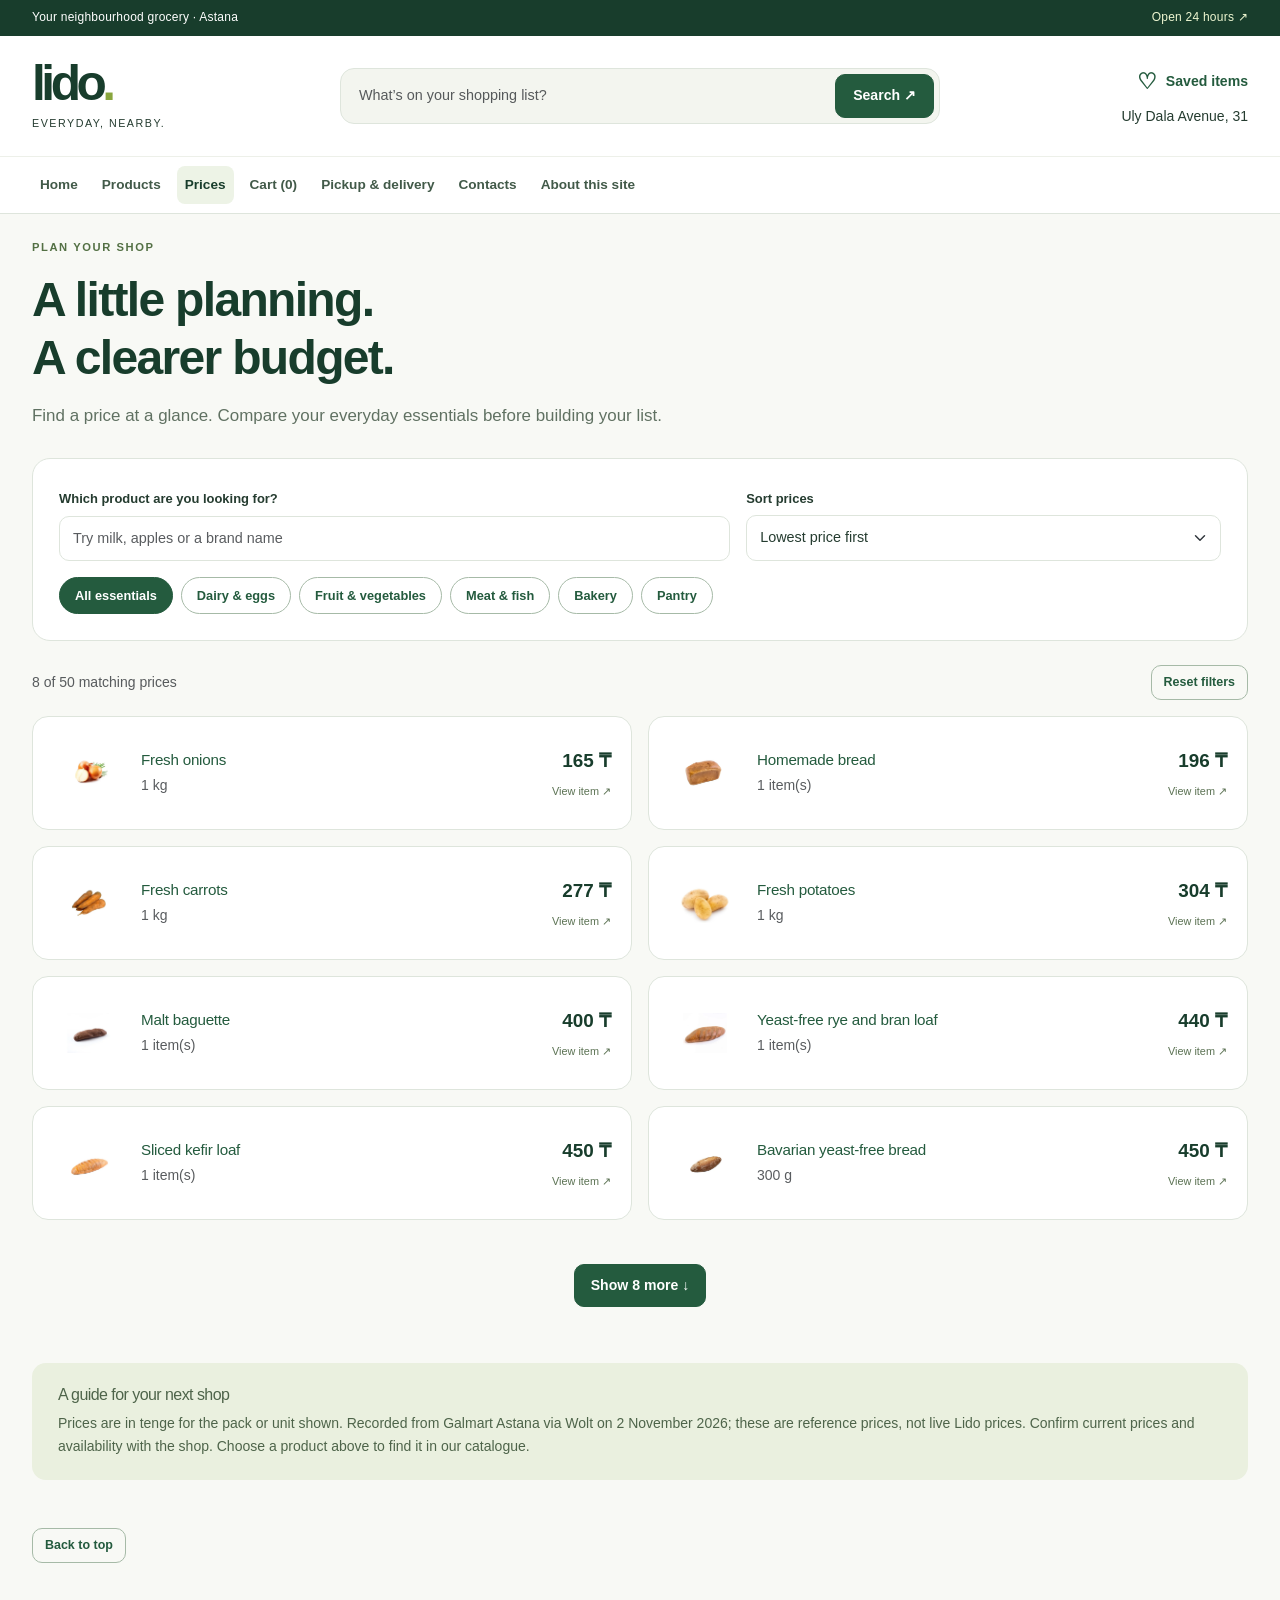
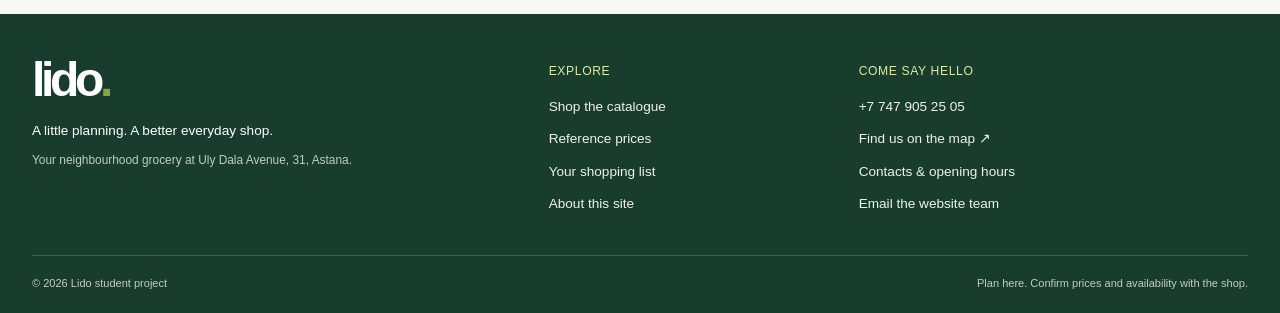
<file: Grocery/prices.html>
<!DOCTYPE html>
<html lang="en">
    <head>
        <meta charset="utf-8">
        <meta content="width=device-width, initial-scale=1.0" name="viewport">
        <meta content="Recorded reference prices for the Lido shopping list" name="description">
        <meta content="Nurbayev Murager" name="author">
        <title>Prices | Lido Grocery Store</title>
<!-- bootstrap 5.3.8 via CDN; shared site.css customises the Lido interface. -->

        <link href="https://cdn.jsdelivr.net/npm/bootstrap@5.3.8/dist/css/bootstrap.min.css" rel="stylesheet">
        <link rel="stylesheet" href="css/site.css">
        <script src="https://code.jquery.com/jquery-3.7.1.min.js" integrity="sha256-/JqT3SQfawRcv/BIHPThkBvs0OEvtFFmqPF/lYI/Cxo=" crossorigin="anonymous" defer></script>
        <script src="js/store.js" defer></script>
    <script src="js/favourites.js" defer></script>
<script src="js/main.js" defer></script>
        <script src="js/prices.js" defer></script>
    </head>
    <body class="page-prices d-flex flex-column min-vh-100">
<a class="visually-hidden-focusable btn btn-light" href="#main-content">Skip to content</a>
        <div class="store-strip"><div class="container d-flex justify-content-between gap-3"><span>Your neighbourhood grocery · Astana</span><a href="contacts.html#opening-hours">Open 24 hours <span aria-hidden="true">↗</span></a></div></div>
    <header class="site-header">
        <div class="container"><div class="row align-items-center g-3">
            <div class="col-6 col-lg-3"><a class="brand" href="index.html" aria-label="Lido Grocery Store home">lido<span class="brand-dot">.</span></a><span class="brand-caption d-none d-sm-block">Everyday, nearby.</span></div>
            <div class="col-6 col-lg-3 order-lg-3 text-end"><a class="saved-link" href="products.html?favourites=1#product-gallery"><span aria-hidden="true">♡</span> Saved items</a><p class="small mb-0 mt-1 d-none d-sm-block">Uly Dala Avenue, 31</p></div>
            <div class="col-12 col-lg-6 order-lg-2"><form class="header-search d-flex" action="products.html" method="get" role="search"><label class="visually-hidden" for="site-search">Search the product catalogue</label><input class="form-control" id="site-search" type="search" name="q" placeholder="What’s on your shopping list?" maxlength="200"><button class="btn btn-success" type="submit">Search <span aria-hidden="true">↗</span></button></form></div>
        </div></div>
    </header>

        <nav class="site-nav navbar navbar-expand-lg" data-bs-theme="light" aria-label="Main navigation">
<div class="container">
<button class="navbar-toggler" type="button" data-bs-toggle="collapse" data-bs-target="#main-navigation" aria-controls="main-navigation" aria-expanded="false" aria-label="Toggle menu"><span class="navbar-toggler-icon"></span> Menu</button>
<div class="collapse navbar-collapse" id="main-navigation"><ul class="navbar-nav gap-lg-2 flex-wrap">
<li class="nav-item"><a class="nav-link" href="index.html">Home</a></li>
<li class="nav-item"><a class="nav-link" href="products.html">Products</a></li>
<li class="nav-item"><a class="nav-link active" href="prices.html" aria-current="page">Prices</a></li>
<li class="nav-item"><a class="nav-link" href="cart.html" data-cart-link>Cart</a></li>
<li class="nav-item"><a class="nav-link" href="delivery.html">Pickup & delivery</a></li>
<li class="nav-item"><a class="nav-link" href="contacts.html">Contacts</a></li>
<li class="nav-item"><a class="nav-link" href="colophon.html">About this site</a></li>
</ul></div></div></nav>

        <main id="main-content" class="site-main container py-4 flex-grow-1">


            <p class="eyebrow">PLAN YOUR SHOP</p>
<h1 class="display-5 fw-bold mb-3" id="page-title">A little planning.<br>A clearer budget.</h1>
            <p class="page-intro">Find a price at a glance. Compare your everyday essentials before building your list.</p>
            <section class="content-section price-section mb-4" id="price-table">
                <h2 class="visually-hidden">Find reference prices</h2>
                <div class="price-tools surface-panel mb-4">
                    <div class="row g-3 align-items-end">
                        <div class="col-12 col-md-7"><label class="form-label" for="price-search">Which product are you looking for?</label><input id="price-search" class="form-control" type="search" placeholder="Try milk, apples or a brand name" maxlength="200"></div>
                        <div class="col-12 col-md-5"><label class="form-label" for="price-sort">Sort prices</label><select id="price-sort" class="form-select"><option value="price-asc">Lowest price first</option><option value="price-desc">Highest price first</option></select></div>
                    </div>
                    <div id="price-categories" class="category-shortcuts d-flex flex-wrap gap-2 mt-3" role="group" aria-label="Filter prices by category"></div>
                </div>
                <div class="d-flex justify-content-between align-items-center gap-3 mb-3"><p class="small text-body-secondary mb-0" id="price-count" role="status"></p><button id="price-reset" class="btn btn-outline-success btn-sm" type="button">Reset filters</button></div>
                <p id="price-empty" class="price-empty" hidden>No prices match your search. Try another product or reset the filters.</p>
                <div id="price-results" class="row g-3" tabindex="-1"></div>
                <div id="price-pager" class="catalogue-pager d-flex flex-wrap justify-content-center gap-2 mt-4"><button id="price-more" type="button" class="btn btn-success" aria-controls="price-results">Show more ↓</button><button id="price-less" type="button" class="btn btn-outline-success" aria-controls="price-results" hidden>Show fewer ↑</button></div>
                <noscript><p>Enable JavaScript to browse prices, or call the shop to check a product.</p></noscript>
            </section>
            <section class="price-reference-note mt-5 mb-4" id="price-information">
<h2 class="h6">A guide for your next shop</h2>
<p class="small mb-0">Prices are in tenge for the pack or unit shown. Recorded from Galmart Astana via Wolt on 2 November 2026; these are reference prices, not live Lido prices. Confirm current prices and availability with the shop. Choose a product above to find it in our catalogue.</p>
</section>
        </main>

        <p class="container mb-3"><a class="btn btn-outline-success btn-sm" href="#page-title">Back to top</a></p>
<footer class="site-footer"><div class="container"><div class="row g-4">
        <div class="col-12 col-md-5"><a class="brand" href="index.html">lido<span class="brand-dot">.</span></a><p class="mt-3 mb-2">A little planning. A better everyday shop.</p><p class="footer-muted small">Your neighbourhood grocery at Uly Dala Avenue, 31, Astana.</p></div>
        <div class="col-6 col-md-3"><h2 class="h6">Explore</h2><a href="products.html">Shop the catalogue</a><a href="prices.html">Reference prices</a><a href="cart.html">Your shopping list</a><a href="colophon.html">About this site</a></div>
        <div class="col-6 col-md-4"><h2 class="h6">Come say hello</h2><a href="tel:+77479052505">+7 747 905 25 05</a><a href="https://2gis.kz/astana/firm/70000001066901298" target="_blank" rel="noopener noreferrer">Find us on the map ↗</a><a href="contacts.html">Contacts & opening hours</a><a href="mailto:253741@astanait.edu.kz">Email the website team</a></div>
        </div><div class="footer-bottom d-flex flex-wrap justify-content-between gap-2"><span>© 2026 Lido student project</span><span>Plan here. Confirm prices and availability with the shop.</span></div></div></footer>

    <script src="https://cdn.jsdelivr.net/npm/bootstrap@5.3.8/dist/js/bootstrap.bundle.min.js"></script>
</body>
</html>
</file>
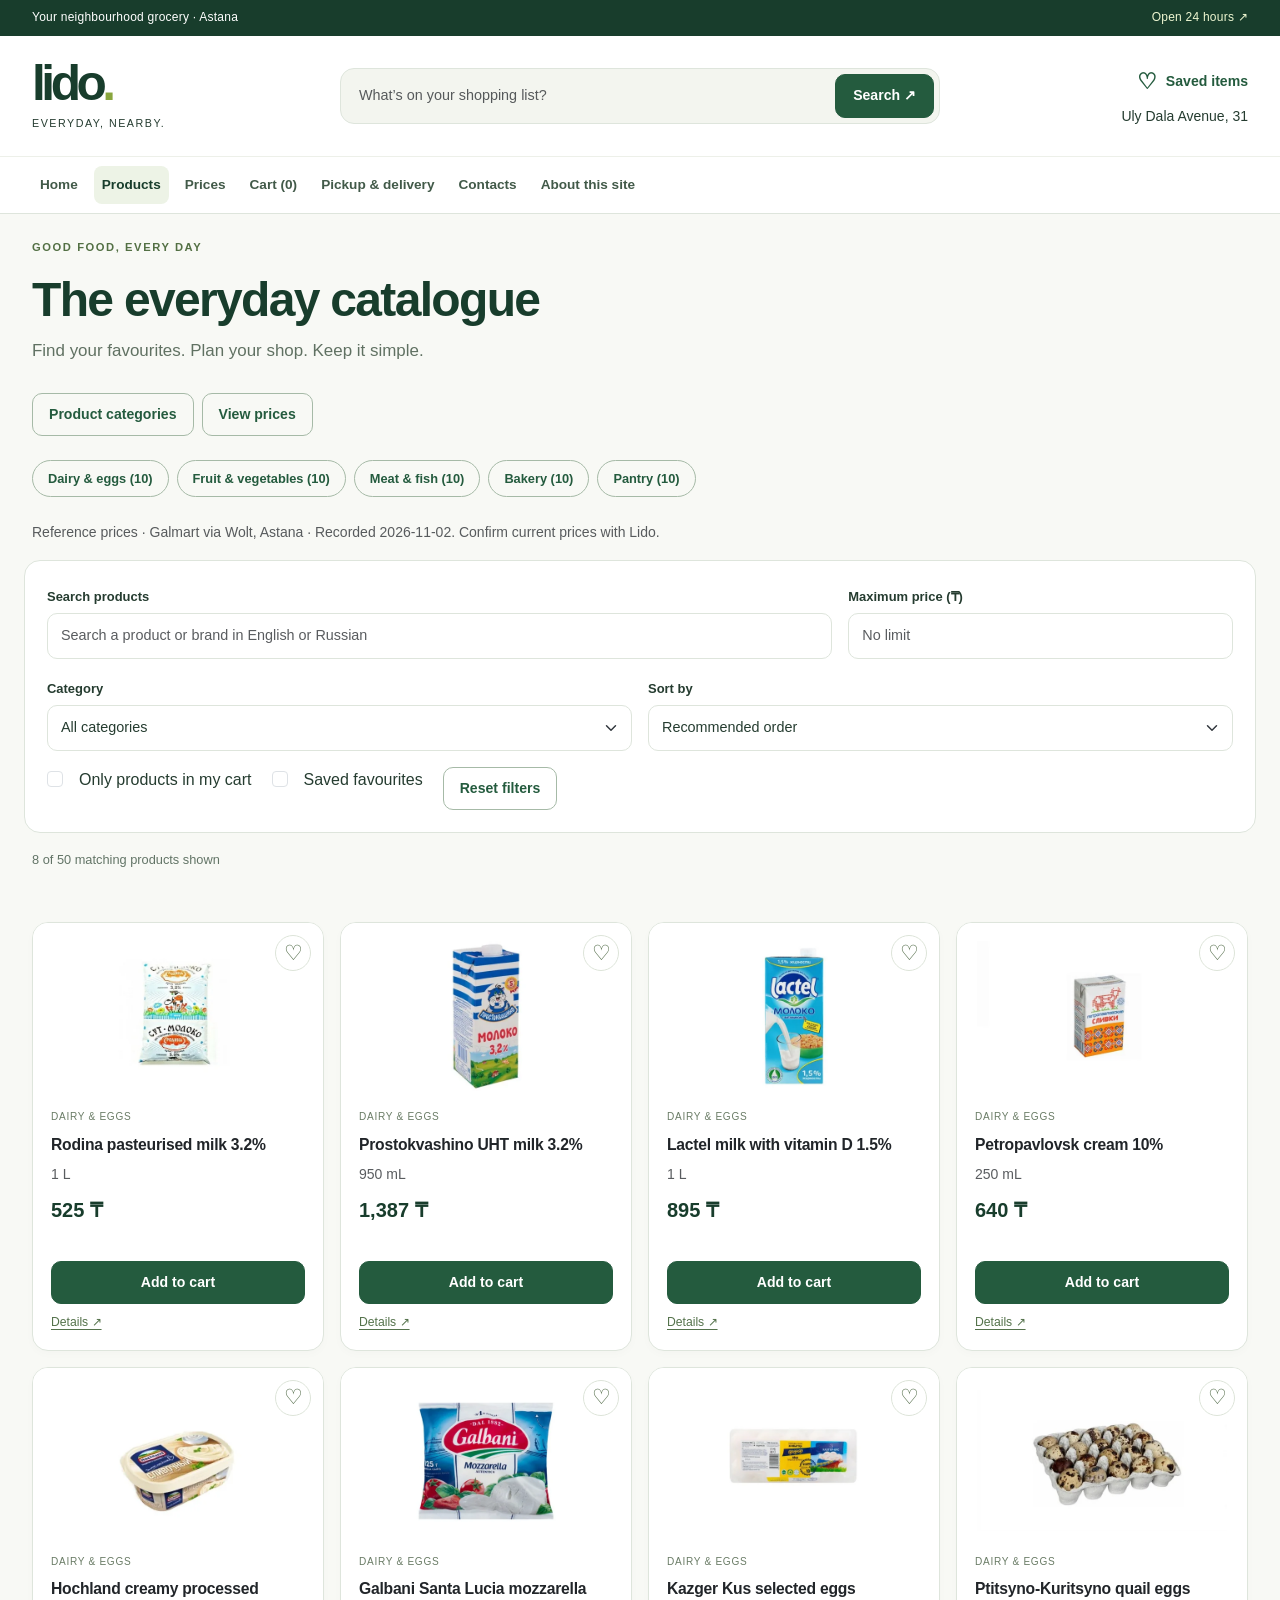
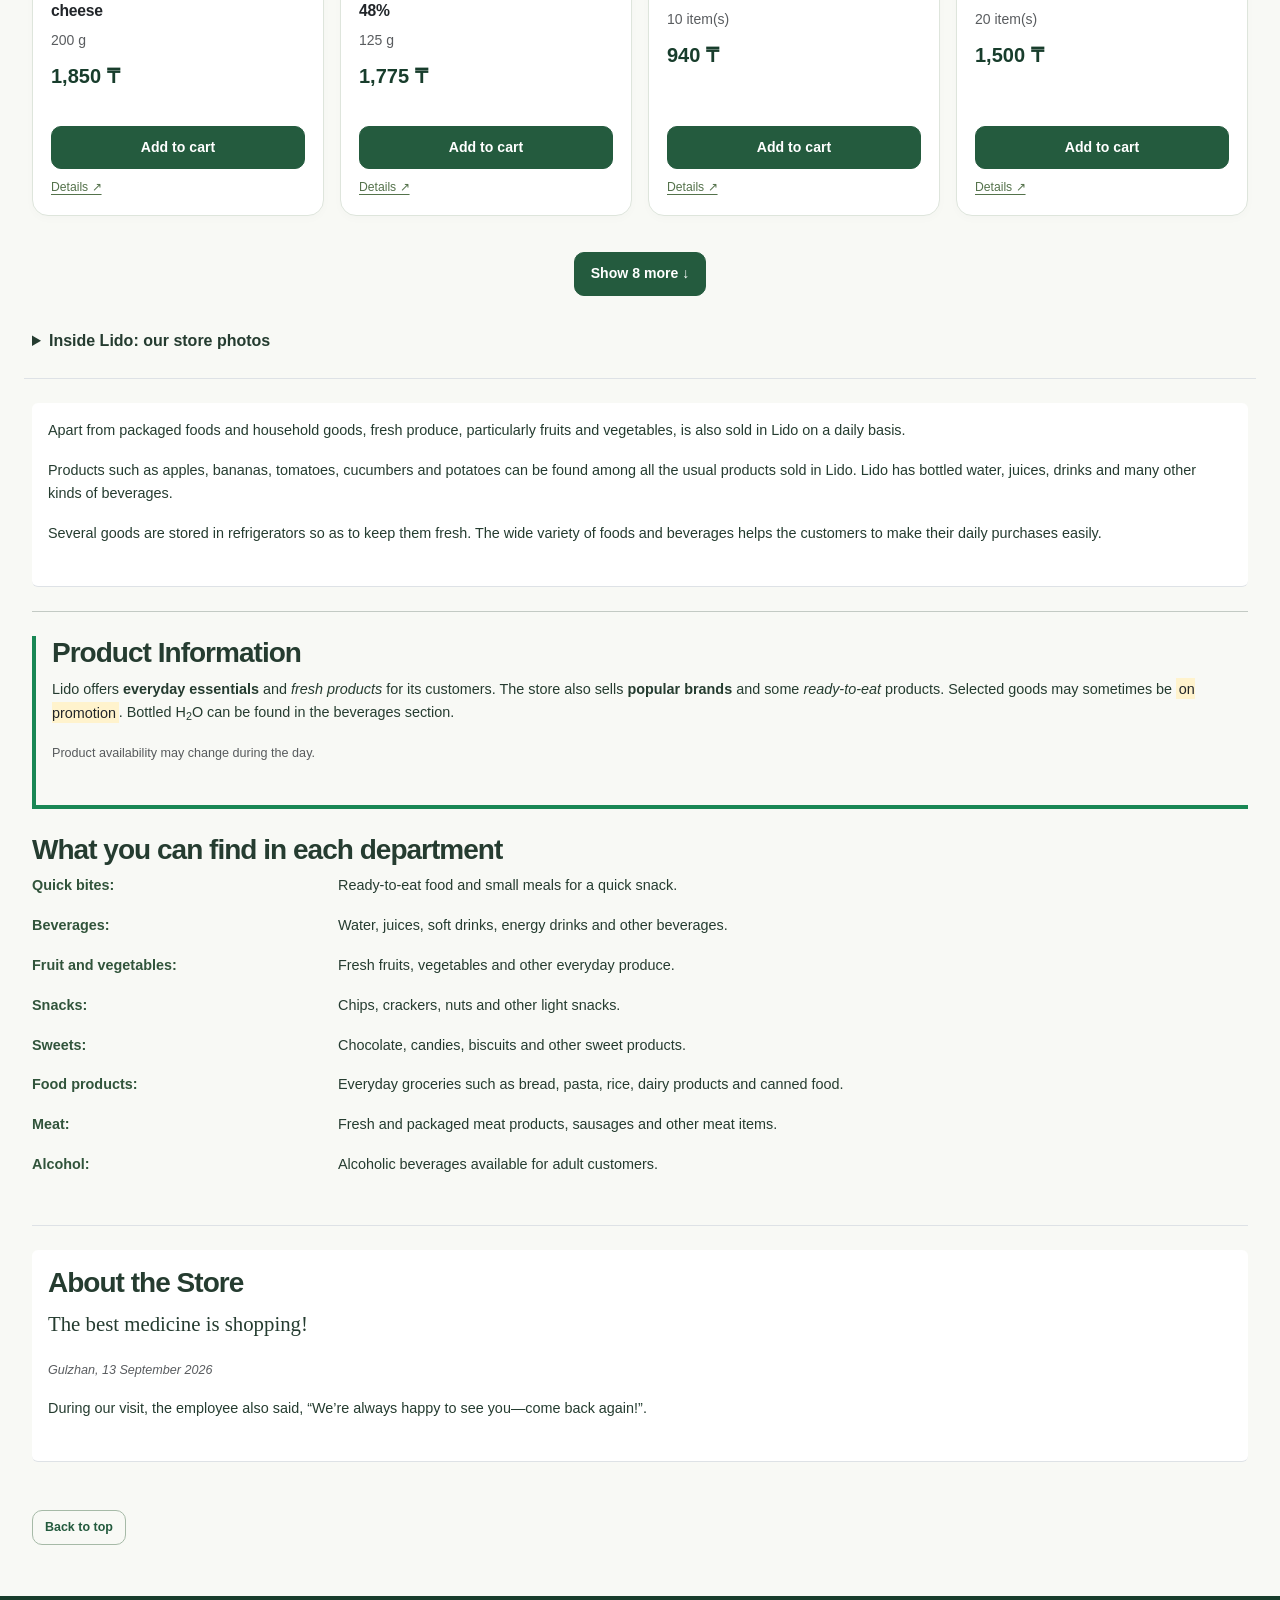
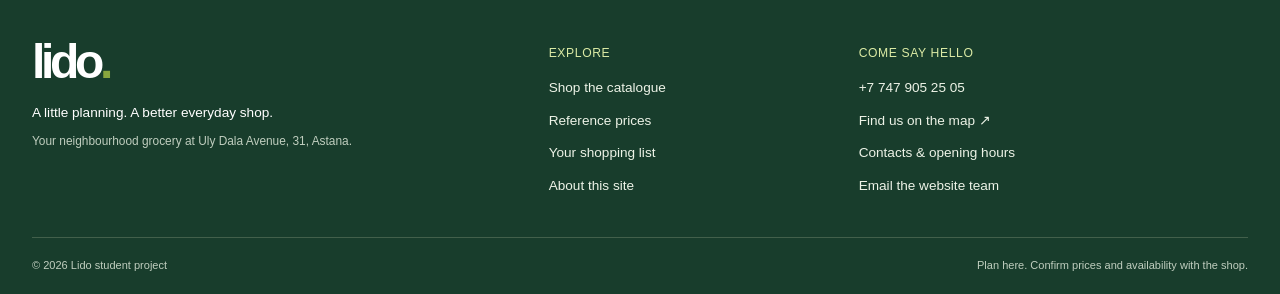
<file: Grocery/products.html>
<!DOCTYPE html>
<html lang="en">
<head>
    <meta charset="UTF-8">
    <meta name="viewport" content="width=device-width, initial-scale=1.0">
    <meta name = "description" content = "Grocery store: Lido">
    <meta name = "author" content = "Temirlan">
    <title>Products | Lido Grocery Store</title>
<!-- bootstrap 5.3.8 via CDN; shared site.css customises the Lido interface. -->

    <link href="https://cdn.jsdelivr.net/npm/bootstrap@5.3.8/dist/css/bootstrap.min.css" rel="stylesheet" integrity="sha384-sRIl4kxILFvY47J16cr9ZwB07vP4J8+LH7qKQnuqkuIAvNWLzeN8tE5YBujZqJLB" crossorigin="anonymous">
    <link rel="stylesheet" href="css/site.css">
    <script src="https://code.jquery.com/jquery-3.7.1.min.js" integrity="sha256-/JqT3SQfawRcv/BIHPThkBvs0OEvtFFmqPF/lYI/Cxo=" crossorigin="anonymous" defer></script>
    <script src="js/store.js" defer></script>
    <script src="js/favourites.js" defer></script>
    <script src="js/main.js" defer></script>
    <script src="js/products.js" defer></script>
</head>
<body class="page-products d-flex flex-column min-vh-100">
<a class="visually-hidden-focusable btn btn-light" href="#main-content">Skip to content</a>


    <div class="store-strip"><div class="container d-flex justify-content-between gap-3"><span>Your neighbourhood grocery · Astana</span><a href="contacts.html#opening-hours">Open 24 hours <span aria-hidden="true">↗</span></a></div></div>
    <header class="site-header">
        <div class="container"><div class="row align-items-center g-3">
            <div class="col-6 col-lg-3"><a class="brand" href="index.html" aria-label="Lido Grocery Store home">lido<span class="brand-dot">.</span></a><span class="brand-caption d-none d-sm-block">Everyday, nearby.</span></div>
            <div class="col-6 col-lg-3 order-lg-3 text-end"><a class="saved-link" href="products.html?favourites=1#product-gallery"><span aria-hidden="true">♡</span> Saved items</a><p class="small mb-0 mt-1 d-none d-sm-block">Uly Dala Avenue, 31</p></div>
            <div class="col-12 col-lg-6 order-lg-2"><form class="header-search d-flex" action="products.html" method="get" role="search"><label class="visually-hidden" for="site-search">Search the product catalogue</label><input class="form-control" id="site-search" type="search" name="q" placeholder="What’s on your shopping list?" maxlength="200"><button class="btn btn-success" type="submit">Search <span aria-hidden="true">↗</span></button></form></div>
        </div></div>
    </header>

    <nav class="site-nav navbar navbar-expand-lg" data-bs-theme="light" aria-label="Main navigation">
<div class="container">
<button class="navbar-toggler" type="button" data-bs-toggle="collapse" data-bs-target="#main-navigation" aria-controls="main-navigation" aria-expanded="false" aria-label="Toggle menu"><span class="navbar-toggler-icon"></span> Menu</button>
<div class="collapse navbar-collapse" id="main-navigation"><ul class="navbar-nav gap-lg-2 flex-wrap">
<li class="nav-item"><a class="nav-link" href="index.html">Home</a></li>
<li class="nav-item"><a class="nav-link active" href="products.html" aria-current="page">Products</a></li>
<li class="nav-item"><a class="nav-link" href="prices.html">Prices</a></li>
<li class="nav-item"><a class="nav-link" href="cart.html" data-cart-link>Cart</a></li>
<li class="nav-item"><a class="nav-link" href="delivery.html">Pickup & delivery</a></li>
<li class="nav-item"><a class="nav-link" href="contacts.html">Contacts</a></li>
<li class="nav-item"><a class="nav-link" href="colophon.html">About this site</a></li>
</ul></div></div></nav>


    <main id="main-content" class="site-main container py-4 flex-grow-1">

        <p class="eyebrow">GOOD FOOD, EVERY DAY</p><h1 id="page-title" class="display-5 fw-bold mb-2">The everyday catalogue</h1><p class="page-intro">Find your favourites. Plan your shop. Keep it simple.</p>
    <p class="d-flex flex-wrap gap-2 mb-4">
        <a id="view-categories" class="btn btn-outline-success" href="#product-categories">Product categories</a>
        <a id="view-prices" class="btn btn-outline-success" href="prices.html">View prices</a>
    </p>

    <section id="product-categories" class="content-section mb-4 category-list">
    <h2 class="visually-hidden">Browse categories</h2>

    </section>
    <section id="product-gallery" class="content-section mb-4 pb-4 border-bottom product-gallery row g-3">
        <h2 class="h3 fw-bold col-12">Food &amp; Household Products</h2>
        <div class="col-12 col-md-6 col-lg-4">
        <article id="product-accessories" class="product-card card h-100 shadow-sm">
            <div class="card-body">
                        <h3 class="card-title h5 fw-bold"><em>Accessories and Miscellaneous</em></h3>
            <figure class="figure mb-0">
                <img class="figure-img img-fluid rounded" src="non-food.jpg" alt="Accessories and everyday non-food items on shelves inside Lido" width="400" height="200">
                <figcaption class="figure-caption">This section offers various non-food items such as toys, socks, small household goods, and other useful everyday accessories.</figcaption>
            </figure>
            </div>
        </article>
        </div>
                <div class="col-12 col-md-6 col-lg-4">
        <article id="product-variety" class="product-card card h-100 shadow-sm">
            <div class="card-body">
            <h3 class="card-title h5 fw-bold"><em>Product Variety</em></h3>
            <figure class="figure mb-0">
                <img class="figure-img img-fluid rounded" src="молочка.jpg" alt="Drinks, chilled food and snack displays inside Lido" width="400" height="200">
                <figcaption class="figure-caption">This part contains many different items such as ice cream, beverages, snacks, candies, dairy products, and little toys. Consumers will obtain both culinary and non-culinary goods in one space.</figcaption>
            </figure>
            </div>
        </article>
        </div>
                <div class="col-12 col-md-6 col-lg-4">
        <article id="product-household" class="product-card card h-100 shadow-sm">
            <div class="card-body">
            <h3 class="card-title h5 fw-bold"><em>Household cleaning</em></h3>
            <figure class="figure mb-0">
                <img class="figure-img img-fluid rounded" src="мыло.jpg" alt="Household cleaning products displayed in Lido Grocery Store" width="400" height="200">
                <figcaption class="figure-caption">Household products include soap, laundry detergent, dishwashing liquid, cleaning sprays and sponges. </figcaption>
            </figure>
            </div>
        </article>
        </div>
            </section>

    <aside class="content-section mb-4 pb-4 border-bottom product-note bg-white p-3 rounded">
        <p>Apart from packaged foods and household goods, fresh produce, particularly fruits and vegetables, is also sold in Lido on a daily basis.</p>
        <p>Products such as apples, bananas, tomatoes, cucumbers and potatoes can be found among all the usual products sold in Lido. Lido has bottled water, juices, drinks and many other kinds of beverages.</p>
        <p>Several goods are stored in refrigerators so as to keep them fresh. The wide variety of foods and beverages helps the customers to make their daily purchases easily.</p>
    </aside>

    <hr class="my-4">


    <section class="content-section mb-4 pb-4 border-bottom product-information border-start border-success border-4 ps-3">
    <h2 class="h3 fw-bold">Product Information</h2>

    <p>
        Lido offers <strong>everyday essentials</strong> and
        <em>fresh products</em> for its customers.
        The store also sells <b>popular brands</b> and some
        <i>ready-to-eat</i> products.
        Selected goods may sometimes be <mark>on promotion</mark>.
        Bottled H<sub>2</sub>O can be found in the beverages section.
    </p>

    <p>
        <small class="text-body-secondary">Product availability may change during the day.</small>
    </p>
</section>
    <section class="content-section mb-4 pb-4 border-bottom product-descriptions">

    <h2 class="h3 fw-bold">What you can find in each department</h2>
    <dl class="row g-2">
    <dt class="col-12 col-md-4 col-lg-3"><strong>Quick bites:</strong></dt>
    <dd class="col-12 col-md-8 col-lg-9">Ready-to-eat food and small meals for a quick snack.</dd>

    <dt class="col-12 col-md-4 col-lg-3"><strong>Beverages:</strong></dt>
    <dd class="col-12 col-md-8 col-lg-9">Water, juices, soft drinks, energy drinks and other beverages.</dd>

    <dt class="col-12 col-md-4 col-lg-3"><strong>Fruit and vegetables:</strong></dt>
    <dd class="col-12 col-md-8 col-lg-9">Fresh fruits, vegetables and other everyday produce.</dd>

    <dt class="col-12 col-md-4 col-lg-3"><strong>Snacks:</strong></dt>
    <dd class="col-12 col-md-8 col-lg-9">Chips, crackers, nuts and other light snacks.</dd>

    <dt class="col-12 col-md-4 col-lg-3"><strong>Sweets:</strong></dt>
    <dd class="col-12 col-md-8 col-lg-9">Chocolate, candies, biscuits and other sweet products.</dd>

    <dt class="col-12 col-md-4 col-lg-3"><strong>Food products:</strong></dt>
    <dd class="col-12 col-md-8 col-lg-9">Everyday groceries such as bread, pasta, rice, dairy products and canned food.</dd>

    <dt class="col-12 col-md-4 col-lg-3"><strong>Meat:</strong></dt>
    <dd class="col-12 col-md-8 col-lg-9">Fresh and packaged meat products, sausages and other meat items.</dd>

    <dt class="col-12 col-md-4 col-lg-3"><strong>Alcohol:</strong></dt>
    <dd class="col-12 col-md-8 col-lg-9">Alcoholic beverages available for adult customers.</dd>
</dl>
    </section>
    <section class="content-section mb-4 pb-4 border-bottom store-quote text-center text-md-start bg-white p-3 rounded">
    <h2 class="h3 fw-bold">About the Store</h2>
    <blockquote class="blockquote">
        The best medicine is shopping!
    </blockquote>
    <p>
        <cite class="small text-body-secondary">Gulzhan, 13 September 2026</cite>
    </p>
    <p>
        During our visit, the employee also said,
        <q>We’re always happy to see you—come back again!</q>.
    </p>
</section>
    </main>
    <p class="container mb-3"><a class="btn btn-outline-success btn-sm" href="#page-title">Back to top</a></p>
<footer class="site-footer"><div class="container"><div class="row g-4">
        <div class="col-12 col-md-5"><a class="brand" href="index.html">lido<span class="brand-dot">.</span></a><p class="mt-3 mb-2">A little planning. A better everyday shop.</p><p class="footer-muted small">Your neighbourhood grocery at Uly Dala Avenue, 31, Astana.</p></div>
        <div class="col-6 col-md-3"><h2 class="h6">Explore</h2><a href="products.html">Shop the catalogue</a><a href="prices.html">Reference prices</a><a href="cart.html">Your shopping list</a><a href="colophon.html">About this site</a></div>
        <div class="col-6 col-md-4"><h2 class="h6">Come say hello</h2><a href="tel:+77479052505">+7 747 905 25 05</a><a href="https://2gis.kz/astana/firm/70000001066901298" target="_blank" rel="noopener noreferrer">Find us on the map ↗</a><a href="contacts.html">Contacts & opening hours</a><a href="mailto:253741@astanait.edu.kz">Email the website team</a></div>
        </div><div class="footer-bottom d-flex flex-wrap justify-content-between gap-2"><span>© 2026 Lido student project</span><span>Plan here. Confirm prices and availability with the shop.</span></div></div></footer>
<script src="https://cdn.jsdelivr.net/npm/bootstrap@5.3.8/dist/js/bootstrap.bundle.min.js"></script>
</body>
</html>
</file>
<file: Grocery/css/site.css>
/* общие цвета и размеры; раскладка остаётся на Bootstrap container/row/col. */
:root { --lido-ink:#183d2c; --lido-green:#245b3e; --lido-lime:#dceba5; --lido-paper:#f8f9f5; --lido-line:#dee5dc; }
body { background:var(--lido-paper); color:#253c30; font-family:Arial,Helvetica,sans-serif; line-height:1.65; }
a { color:var(--lido-green); text-underline-offset:3px; }
h1,h2,h3 { color:var(--lido-ink); line-height:1.2; letter-spacing:-.035em; }
h1 { font-weight:750; }
.container { max-width:1240px; }
.store-strip { background:var(--lido-ink); color:#fff; padding:8px 0; font-size:.75rem; letter-spacing:.02em; }
.store-strip a { color:#edf6d1; white-space:nowrap; text-decoration:none; }
.site-header { padding:23px 0; background:#fff; }
.brand { font-size:3.1rem; font-weight:850; line-height:1; letter-spacing:-.09em; text-decoration:none; color:var(--lido-ink); }
.brand-dot { color:#89a63e; }
.brand-caption { font-size:.67rem; letter-spacing:.14em; text-transform:uppercase; margin-top:7px; }
.header-search { padding:5px; background:#f3f5ef; border:1px solid var(--lido-line); border-radius:14px; }
.header-search .form-control { background:transparent; border:0; box-shadow:none; min-width:0; }
.header-search .btn { white-space:nowrap; border-radius:10px; padding:9px 17px; }
.saved-link { text-decoration:none; font-size:.88rem; font-weight:600; }
.saved-link span { font-size:1.4rem; vertical-align:middle; margin-right:5px; }
.site-nav { background:#fff; border-top:1px solid #edf0e9; border-bottom:1px solid var(--lido-line); --bs-navbar-color:#425a49; --bs-navbar-active-color:#183d2c; --bs-navbar-hover-color:#245b3e; padding:9px 0; }
.site-nav .nav-link { border-radius:8px; padding:8px 15px; font-size:.85rem; font-weight:600; }
.site-nav .nav-link:hover,.site-nav .nav-link.active { background:#edf3e6; color:var(--lido-ink); }
.site-main { overflow-wrap:anywhere; }
.site-main > .display-5 { margin-top:10px; }
.site-main img { max-width:100%; }
.eyebrow { color:#537044; font-weight:700; letter-spacing:.14em; font-size:.7rem; margin-bottom:14px; }
.section-title { font-size:clamp(1.8rem,3vw,2.6rem); font-weight:700; }
.page-intro { font-size:1.06rem; color:#607162; margin-bottom:28px; }
.btn { border-radius:10px; font-weight:600; font-size:.88rem; padding:10px 16px; transition:background-color .16s,box-shadow .16s; }
.btn-lg { padding:14px 22px; font-size:.93rem; }
.btn-sm { padding:7px 12px; font-size:.78rem; }
.btn-success { --bs-btn-bg:#245b3e; --bs-btn-border-color:#245b3e; --bs-btn-hover-bg:#183d2c; --bs-btn-hover-border-color:#183d2c; --bs-btn-active-bg:#183d2c; --bs-btn-active-border-color:#183d2c; --bs-btn-disabled-bg:#526a58; --bs-btn-disabled-border-color:#526a58; }
.btn-outline-success { --bs-btn-color:#245b3e; --bs-btn-border-color:#a6baa7; --bs-btn-hover-bg:#edf3e6; --bs-btn-hover-color:#183d2c; --bs-btn-hover-border-color:#69866b; --bs-btn-active-bg:#dceba5; --bs-btn-active-color:#183d2c; --bs-btn-active-border-color:#69866b; }
.form-control,.form-select { border-color:var(--lido-line); border-radius:10px; padding:11px 13px; color:#253c30; font-size:.9rem; }
.form-control:focus,.form-select:focus { border-color:#78916d; box-shadow:0 0 0 3px #dceba570; }
.form-label { font-size:.81rem; font-weight:600; margin-bottom:6px; }
.form-check-input:checked { background-color:var(--lido-green); border-color:var(--lido-green); }
.card { border-color:var(--lido-line); border-radius:16px; overflow:hidden; }
.home-hero { background:#eaf0df; border:1px solid #e0e8d4; border-radius:24px; overflow:hidden; }
.hero-copy { padding:clamp(24px,4vw,54px); }
.hero-copy h1 { font-size:clamp(2.9rem,5.4vw,5rem); line-height:1.04; letter-spacing:-.065em; margin-bottom:24px; }
.hero-copy h1 em { font-family:Georgia,serif; font-weight:400; }
.hero-description { max-width:420px; color:#4c6351; font-size:1.03rem; margin-bottom:27px; }
.hero-footnote { font-size:.72rem; color:#56694e; margin-top:24px; margin-bottom:0; }
.hero-picture { position:relative; min-height:430px; align-self:stretch; background:#f3f5eb; overflow:hidden; }
.hero-picture > img { position:absolute; width:100%; height:82%; object-fit:contain; top:0; mix-blend-mode:multiply; }
.hero-note { position:absolute; bottom:27px; left:28px; right:28px; background:#ffffffeb; padding:18px 24px; border-radius:14px; box-shadow:0 10px 30px #193a2610; }
.hero-note .eyebrow { display:block; font-size:.61rem; margin-bottom:5px; }
.hero-note strong { display:block; font-size:1.4rem; line-height:1.15; letter-spacing:-.035em; }
.hero-note a { display:inline-block; margin-top:9px; font-size:.78rem; font-weight:600; }
.service-line { border-bottom:1px solid var(--lido-line); padding-bottom:27px; }
.service-line strong { font-size:.88rem; }
.service-line p { color:#647466; font-size:.8rem; margin:4px 0 0 37px; }
.service-number { font-size:.65rem; background:#e8eedf; color:#45653d; padding:7px; border-radius:50%; margin-right:9px; }
.category-tile { display:block; background:#fff; border:1px solid var(--lido-line); border-radius:16px; padding:15px; text-decoration:none; height:100%; transition:border-color .16s,transform .16s; }
.category-tile:hover { transform:translateY(-3px); border-color:#78916d; }
.category-tile img { width:100%; height:105px; object-fit:contain; margin-bottom:14px; }
.category-tile strong { display:block; font-size:.95rem; }
.category-tile span { font-size:.72rem; color:#6a796b; }
.home-featured { margin:44px 0; }
.featured-link { display:block; background:#fff; border:1px solid var(--lido-line); border-radius:14px; padding:16px; text-decoration:none; height:100%; }
.featured-link img { width:100%; height:130px; object-fit:contain; margin-bottom:12px; }
.featured-link strong { display:block; font-size:.85rem; line-height:1.4; }
.featured-link span { display:block; margin-top:9px; font-size:.95rem; font-weight:700; }
.about-section,.website-summary { padding:28px; background:#fff; border:1px solid var(--lido-line); border-radius:18px; }
.about-section h2,.website-summary h2 { font-size:1.5rem; }
.about-section .store-photo { width:180px; border-radius:14px; object-fit:cover; }
.about-section p,.website-summary p { color:#5b6b5e; font-size:.92rem; }
.opening-hours { padding:25px 0; }
.opening-hours h2 { font-size:1.6rem; }
.catalogue-controls { padding:22px; background:#fff; border:1px solid var(--lido-line); border-radius:16px; }
.catalogue-controls .form-check { display:inline-block; margin-right:20px; }
#catalogue-feedback { min-height:1.5em; font-size:.83rem; color:#245b3e; }
#catalogue-count { font-size:.8rem; color:#627466; }
.category-shortcuts .btn { border-radius:30px; font-size:.8rem; padding:8px 15px; }
.product-card[data-product-id] { position:relative; border:1px solid var(--lido-line); box-shadow:0 3px 10px #243e2c05; transition:border-color .16s,box-shadow .16s; }
.product-card[data-product-id]:hover { border-color:#a4b69c; box-shadow:0 8px 22px #243e2c0d; }
.product-image-button { display:block; width:100%; padding:18px 20px 0; background:#fff; border:0; }
.product-image-button img { width:100%; height:150px; object-fit:contain; }
.product-image-button:focus-visible { outline-offset:-4px; }
.product-card .card-body { padding:18px; }
.product-card .card-title { font-size:.98rem; line-height:1.35; letter-spacing:-.015em; }
.product-card .card-text { color:#183d2c; }
.product-card .product-cart-quantity { min-height:1.25em; }
.product-card .product-category { font-size:.63rem; text-transform:uppercase; letter-spacing:.07em; color:#6a7c66; }
.favourite-button { position:absolute; top:12px; right:12px; z-index:1; width:36px; height:36px; border:1px solid #dde4d9; background:#fff; color:#48633e; border-radius:50%; font-size:1.3rem; line-height:1; }
.favourite-button[aria-pressed="true"] { color:#284e30; background:#e5efc7; border-color:#c4d798; }
.product-detail-link { font-size:.76rem; color:#54724b; border:0; background:transparent; text-decoration:underline; text-underline-offset:3px; padding:8px 0 0; }
.selected { border-color:#91aa79; background:#f8fbf3; }
.hidden { display:none; }
.error { color:#842029; background:#f8d7da; }
.success { color:#0f5132; background:#d1e7dd; }
.product-card,.site-main input,.site-main select { min-width:0; }
.product-note,.store-quote,.product-information,.product-descriptions { font-size:.9rem; }
.product-descriptions dt { color:#31543b; }
.store-quote blockquote { font-family:Georgia,serif; font-size:1.3rem; }
.product-dialog { border:1px solid var(--lido-line); border-radius:22px; padding:30px; width:min(720px,calc(100% - 28px)); max-height:calc(100dvh - 32px); overflow-y:auto; color:#253c30; }
.product-dialog::backdrop { background:#10271bb8; backdrop-filter:blur(3px); }
.dialog-close { position:absolute; top:12px; right:12px; width:36px; height:36px; border:1px solid var(--lido-line); background:#f8f9f5; border-radius:50%; font-size:1.3rem; }
.dialog-image { width:100%; height:240px; object-fit:contain; }
.cart-image { object-fit:contain; flex-shrink:0; background:#fff; }
.cart-quantity-input { max-width:6rem; }
.page-cart #cart-total { font-size:2rem; }
#cart-items > li:last-child { border-bottom:0; }
.table { --bs-table-striped-bg:#f5f7f1; --bs-table-hover-bg:#edf2e5; --bs-table-border-color:#e1e7dd; font-size:.9rem; }
.table > :not(caption) > * > * { padding:13px; }
.table-success { --bs-table-bg:#e5eddc; --bs-table-color:#294932; }
.page-contacts .store-photo { max-height:260px; object-fit:cover; border-radius:15px; }
.page-contacts .content-section,.page-colophon .content-section { margin-bottom:20px; }

.list-group { --bs-list-group-border-color:var(--lido-line); --bs-list-group-action-hover-bg:#eef4e5; border-radius:12px; }
.list-group-item { padding:15px 18px; }
.site-footer { background:#183d2c; color:#fff; padding:42px 0 20px; margin-top:35px; font-size:.85rem; }
.site-footer .brand { color:#fff; font-size:3rem; }
.site-footer h2 { color:#dceba5; margin:8px 0 17px; font-size:.76rem; letter-spacing:.05em; text-transform:uppercase; }
.site-footer a:not(.brand) { display:block; color:#edf3e7; text-decoration:none; margin-bottom:10px; }
.site-footer a:hover { text-decoration:underline; }
.footer-muted { color:#c0cebf; }
.footer-bottom { border-top:1px solid #42604b; margin-top:30px; padding-top:18px; color:#c0cebf; font-size:.69rem; }
pre { white-space:pre-wrap; overflow-wrap:anywhere; }
:focus-visible { outline:3px solid #647d24; outline-offset:3px; }
.site-footer :focus-visible,.store-strip :focus-visible { outline-color:#dceba5; }
@media(min-width:992px) { .site-nav { position:sticky; top:0; z-index:100; } .page-cart main > .row > section:last-child { position:sticky; top:85px; } }
@media(max-width:767px) { .store-strip { font-size:.6rem; } .site-header { padding:16px 0; } .brand { font-size:2.6rem; } .hero-picture { min-height:300px; } .hero-copy { padding:28px 24px; } .hero-note { left:18px; right:18px; bottom:18px; padding:13px 18px; } .hero-note strong { font-size:1.1rem; } .hero-note br { display:none; } .category-tile { padding:12px; } .category-tile img { height:75px; } .category-tile strong { font-size:.82rem; } .category-tile span { font-size:.65rem; } .table > :not(caption) > * > * { padding:9px 7px; } .product-dialog { padding:32px 20px 20px; } .dialog-image { height:180px; } .catalogue-controls { padding:17px; } .site-footer { padding-top:30px; } }
@media(prefers-reduced-motion:reduce) { *,*::before,*::after { scroll-behavior:auto; transition:none; } }

/* поля колонок не заменяют отступы внутри карточки. */
.surface-panel { background:#fff; border:1px solid var(--lido-line); border-radius:18px; padding:26px; }
.surface-panel h2 { font-size:1.55rem; }
.page-contacts .lead { max-width:850px; font-size:1.05rem; color:#5b6b5e; }
.project-notes { font-size:.85rem; background:#f5f7f0; padding:13px 16px; border-radius:10px; margin-top:20px; }
.project-notes summary { font-weight:600; color:#365638; cursor:pointer; }
.project-notes[open] summary { margin-bottom:15px; }
.catalogue-pager { padding:20px 0 8px; }
#catalogue-results,#price-results { scroll-margin-top:95px; }
.price-card { background:#fff; border:1px solid var(--lido-line); border-radius:16px; padding:20px; text-decoration:none; transition:border-color .16s,box-shadow .16s; }
.price-card:hover { border-color:#8fa780; box-shadow:0 5px 16px #243e2c0a; }
.price-card img { object-fit:contain; flex-shrink:0; }
.price-card-description { min-width:0; }
.price-card h3 { font-size:.95rem; line-height:1.4; letter-spacing:-.015em; }
.price-card-amount strong { display:block; font-size:1.18rem; white-space:nowrap; color:var(--lido-ink); }
.price-card-amount span { display:block; margin-top:6px; font-size:.68rem; color:#5b7253; }
.price-reference-note { background:#eaf0df; border-radius:14px; padding:22px 26px; color:#4e644a; }
.price-empty { padding:28px; background:#fff; border:1px dashed var(--lido-line); border-radius:14px; text-align:center; }
.price-section [hidden] { display:none; }
@media(max-width:575px) {
    .price-card { padding:15px 12px; gap:10px; }
    .price-card img { width:48px; height:60px; }
    .price-card h3 { font-size:.82rem; }
    .price-card-amount strong { font-size:1rem; }
    .price-card-description .small { font-size:.72rem; }
    .product-image-button { padding:14px 10px 0; }
    .product-image-button img { height:115px; }
    .product-card[data-product-id] .card-body { padding:12px; }
    .product-card[data-product-id] .card-title { font-size:.85rem; }
    .product-card[data-product-id] .btn { padding:9px 5px; font-size:.75rem; }
    .product-card[data-product-id] .small { font-size:.7rem; }
    .product-card[data-product-id] .product-category { font-size:.58rem; }
    .product-detail-link { font-size:.71rem; }
    .favourite-button { top:8px; right:8px; }
    .surface-panel { padding:20px; }
}
</file>
